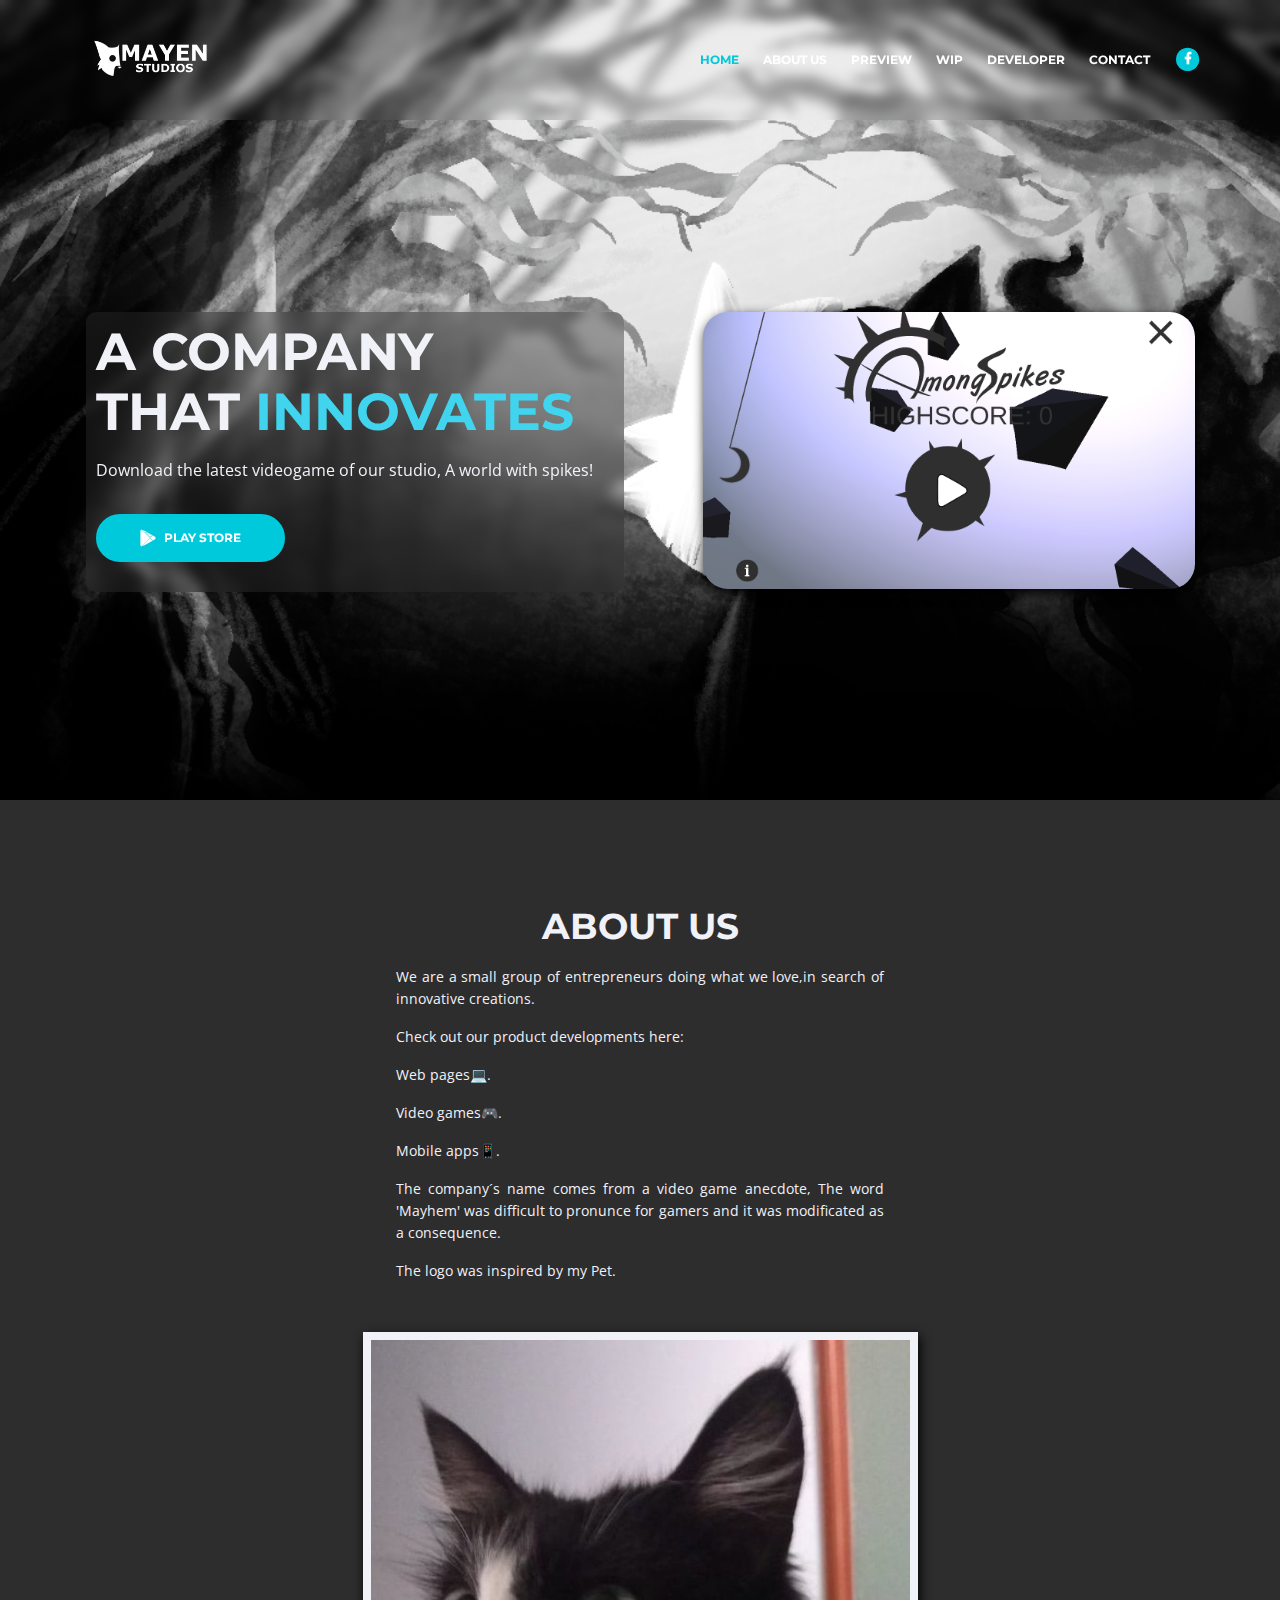
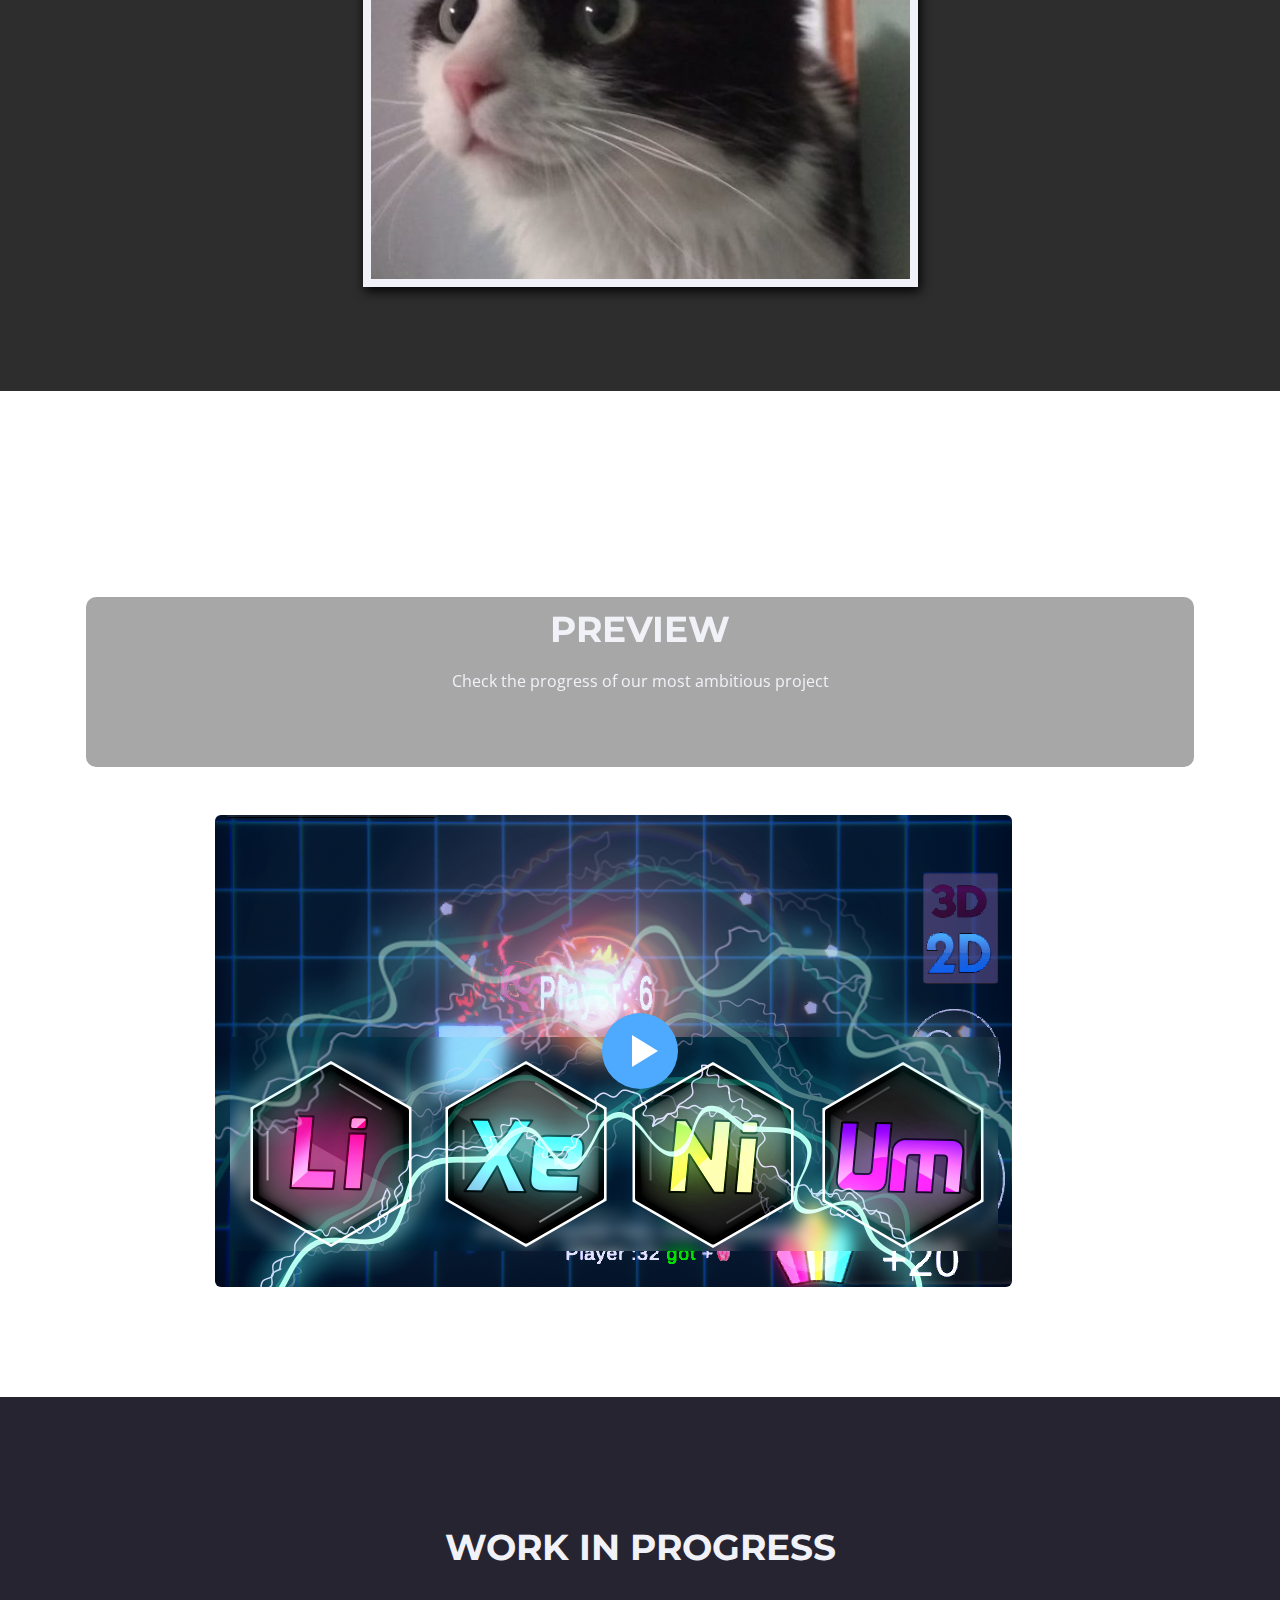
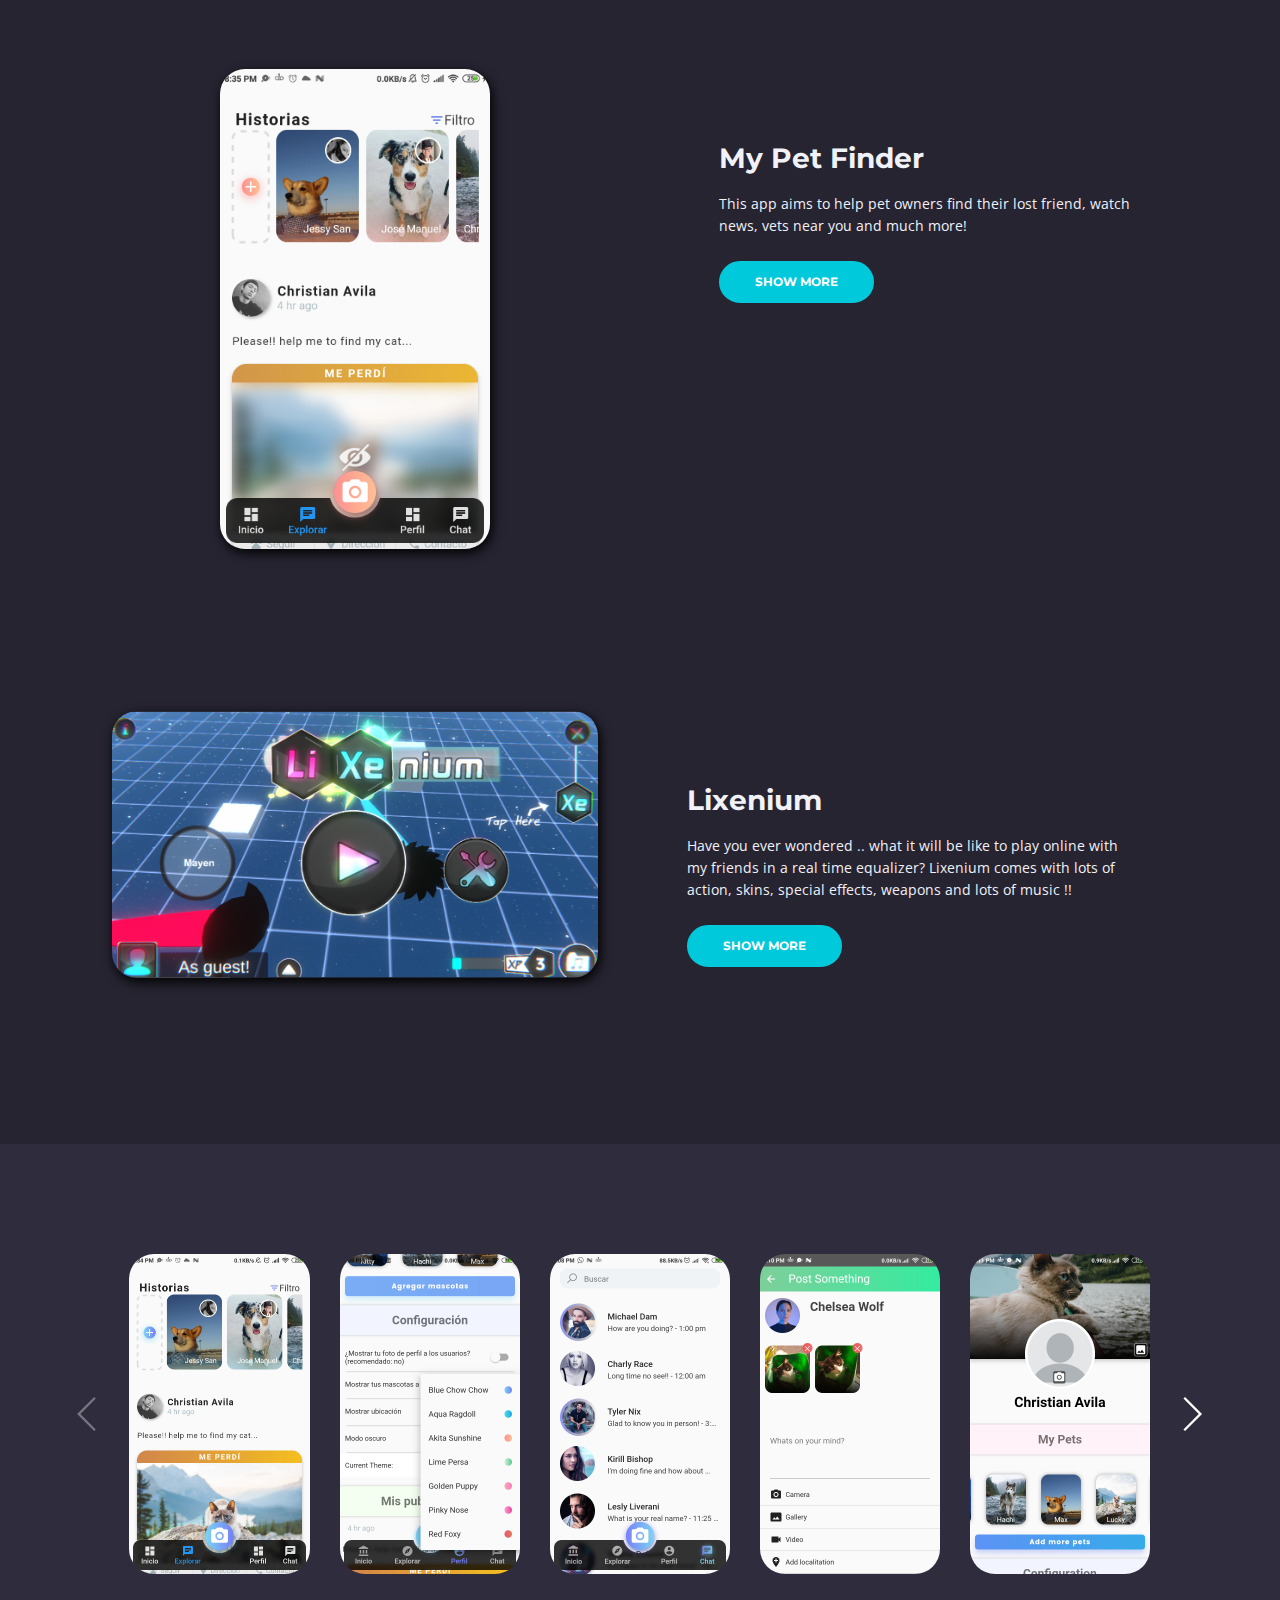
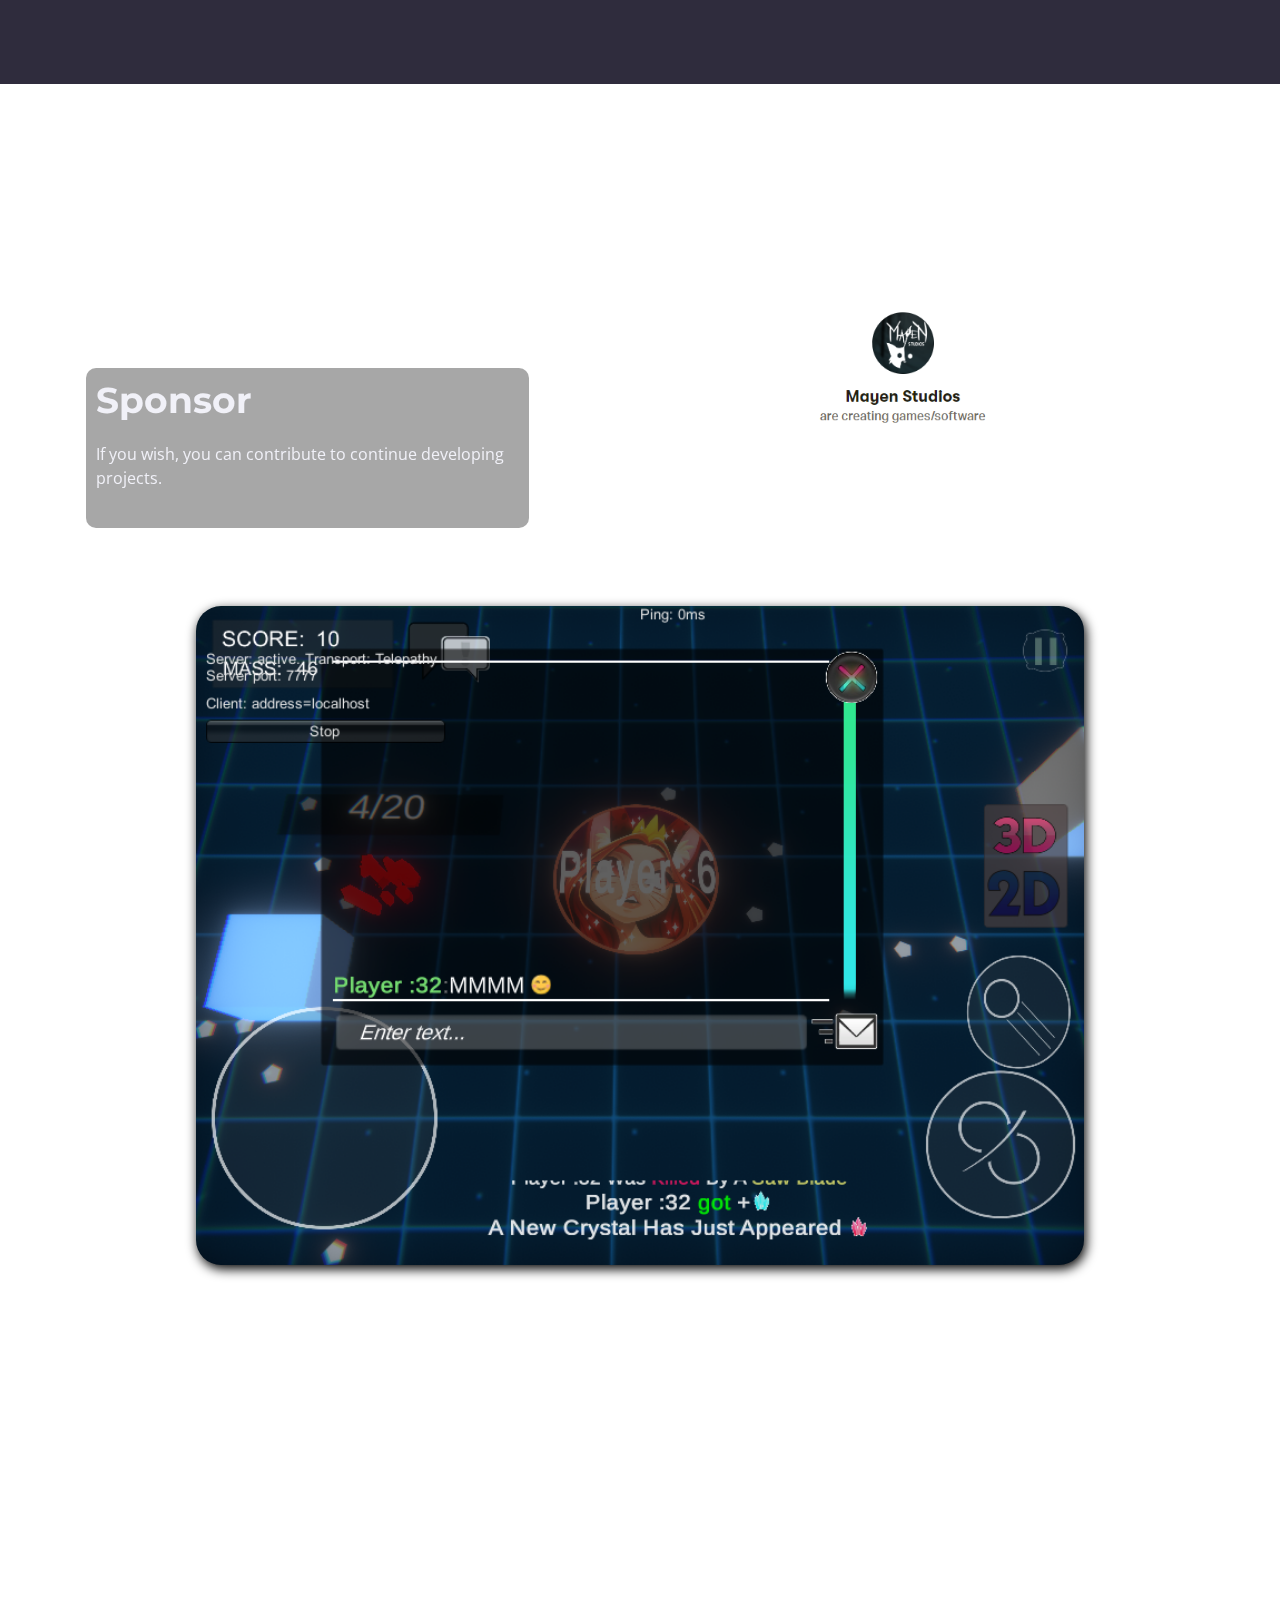
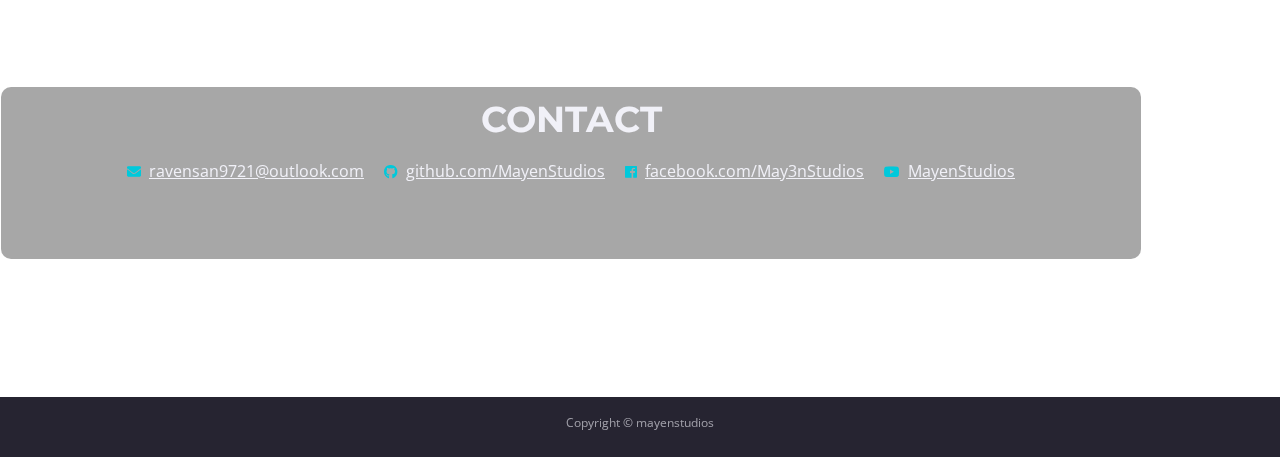
<file: mayenstudios/index.html>
<!DOCTYPE html>
<html lang="en">
<head>
    <meta charset="utf-8">
    <meta name="viewport" content="width=device-width, initial-scale=1, shrink-to-fit=no">
    
    <!-- SEO Meta Tags -->
    <meta name="description" content="Welcome to mayen studios, find out about our projects ❤️">
    <meta name="author" content="MayenStudios">
    <meta name="keywords" content="HTML, CSS, XML, XHTML, JavaScript">
    <meta name="robots" content="nofollow"/>

    <!-- OG Meta Tags to improve the way the post looks when you share the page on LinkedIn, Facebook, Google+ -->
	<meta property="og:site_name" content="MayenStudios" /> <!-- website name -->
	<meta property="og:site" content="https://mayenstudios.github.io/mayenstudios/" /> <!-- website link -->
	<meta property="og:title" content=""/> <!-- title shown in the actual shared post -->
	<meta property="og:description" content="Welcome to mayen studios, find out about our projects ❤️" /> <!-- description shown in the actual shared post -->
	<meta property="og:image" content="https://mayenstudios.github.io/mayenstudios/images/background.jpg" /> <!-- image link, make sure it's jpg -->
	<meta property="og:url" content="" /> <!-- where do you want your post to link to -->
    <meta property="og:type" content="article" />
    <meta property="og:site_name" content="MayenStudios" />

    <!-- Website Title -->
    <title>Mayen Studios</title>
    
    <!-- Styles -->
    <link href="https://fonts.googleapis.com/css?family=Montserrat:400,600,700" rel="stylesheet">
    <link href="https://fonts.googleapis.com/css?family=Open+Sans:400,400i,700,700i" rel="stylesheet">
    <link href="css/bootstrap.css" rel="stylesheet">
    <link href="css/fontawesome-all.css" rel="stylesheet">
    <link href="css/swiper.css" rel="stylesheet">
	<link href="css/magnific-popup.css" rel="stylesheet">
	<link href="css/styles.css" rel="stylesheet">
	
	<!-- Favicon  -->
    <link rel="icon" href="images/favicon.png">
</head>
<body data-spy="scroll" data-target=".fixed-top">
    
    <!-- Preloader -->
	<div class="spinner-wrapper">
        <div class="spinner">
            <div class="bounce1"></div>
            <div class="bounce2"></div>
            <div class="bounce3"></div>
        </div>
    </div>
    <!-- end of preloader -->
    

    <!-- Navbar -->
    <nav class="navbar navbar-expand-md navbar-dark navbar-custom fixed-top">
        <!-- Text Logo - Use this if you don't have a graphic logo -->
        <!-- <a class="navbar-brand logo-text page-scroll" href="index.html"></a> -->

        <!-- Image Logo -->
        <a href="index.html" style="display:contents"><img src="images/icon2.PNG" style="width: 130px;" alt="alternative"></a> 
        
        <!-- Mobile Menu Toggle Button -->
        <button class="navbar-toggler" type="button" style="margin-right: 20px;" data-toggle="collapse" data-target="#navbarsExampleDefault" aria-controls="navbarsExampleDefault" aria-expanded="false" aria-label="Toggle navigation">
            <span class="navbar-toggler-awesome fas fa-bars"></span>
            <span class="navbar-toggler-awesome fas fa-times"></span>
        </button>
        <!-- end of mobile menu toggle button -->

        <div class="collapse navbar-collapse" id="navbarsExampleDefault">
            <ul class="navbar-nav ml-auto">
                <li class="nav-item">
                    <a class="nav-link page-scroll" href="#header">HOME <span class="sr-only">(current)</span></a>
                </li>
                <li class="nav-item">
                    <a class="nav-link page-scroll" href="#aboutus">ABOUT US</a>
                </li>
                <li class="nav-item">
                    <a class="nav-link page-scroll" href="#preview">PREVIEW</a>
                </li>
                <li class="nav-item">
                    <a class="nav-link page-scroll" href="#details" >WIP</a>
                </li>
                <li class="nav-item">
                    <a class="nav-link page-scroll" href="developers.html" >DEVELOPER</a>
                </li>
                <!-- Dropdown Menu           
                <li class="nav-item dropdown">
                    <a class="nav-link dropdown-toggle page-scroll" id="navbarDropdown" role="button" aria-haspopup="true" aria-expanded="false">DETAILS</a>
                    <div class="dropdown-menu" aria-labelledby="navbarDropdown">
                        <a class="dropdown-item" href="terms-conditions.html"><span class="item-text">TERMS CONDITIONS</span></a>
                        <div class="dropdown-items-divide-hr"></div>
                        <a class="dropdown-item" href="privacy-policy.html"><span class="item-text">PRIVACY POLICY</span></a>
                    </div>
                </li>
                 end of dropdown menu -->

                <li class="nav-item">
                    <a class="nav-link page-scroll" href="#contact">CONTACT</a>
                </li>
            </ul>
            <span class="nav-item social-icons">
                <span class="fa-stack">
                    <a href="https://web.facebook.com/May3nStudios/?modal=admin_todo_tour">
                        <i class="fas fa-circle fa-stack-2x"></i>
                        <i class="fab fa-facebook-f fa-stack-1x"></i>
                    </a>
                </span>
            </span>
        </div>
    </nav> <!-- end of navbar -->
    <!-- end of navbar -->


    <!-- Header -->
    <header id="header" class="header" >
        <div class="parallax-window" data-parallax="scroll" data-bleed="10" data-image-src="images/background.png">
            <div class="header-content">
                <div class="container">
                    <div class="row">
                        <div class="col-lg-6">
                            <div class="div-border">
                                <h1>A COMPANY <br>THAT <span id="js-rotating">INNOVATES,CHANGES,IMPROVES,EXPANDS,CREATES,ENVOLVES,DREAMS</span></h1>
                                <p class="p-large">Download the latest videogame of our studio, A world with spikes!</p>
                                <a class="btn-solid-lg page-scroll" href="https://play.google.com/store/apps/details?id=mayenstudios.amongspikes"><i class="fab fa-google-play"></i>PLAY STORE</a>
                            </div>
                        </div> <!-- end of col -->
                        <div class="col-lg-6">
                            <div class="image-container">
                                <img class="img-fluid" style="margin-top: 104px; border-radius: 25px; filter:drop-shadow(2px 4px 6px black)" src="images/Among1.jpg" alt="alternative">
                            </div> <!-- end of image-container -->
                        </div> <!-- end of col -->
                    </div> <!-- end of row -->
                </div> <!-- end of container -->
               
            </div> <!-- end of header-content -->
        </div>    
    </header> <!-- end of header -->
    <!-- end of header -->  
    <!-- Features ...hilite.me to generate code :3-->
    <div id="aboutus" class="tabs">
        <div class="container">
            <div class="row">
                <div class="col-lg-12">
                    <h2>ABOUT US</h2>
                    <div class="p-heading p-large" style="text-align: justify;">
                    <p>We are a small group of entrepreneurs doing what we love,in search of innovative creations. </p>
                    <p>Check out our product developments here: </p>
                    <p>Web pages💻.</p>
                    <p>Video games🎮.</p>
                    <p>Mobile apps📱.</p>
                    <p>The company´s name comes from a video game anecdote, The word 'Mayhem' was difficult to pronunce for gamers and it was modificated as a consequence.</p>
                    <p>The logo was inspired by my Pet.</p>
                </div>                    
                    <div>
                        <img src="images/Pet.jpeg" class="Img_pet" alt="My Pet">
                    </div>
                </div> <!-- end of col -->                
            </div> 
        </div> <!-- end of container --> 
    </div> <!-- end of tabs -->
    <!-- end of features -->


    <!-- Video -->
    <div class="AnimVideo">
        <div class="parallax-window" data-parallax="scroll" data-image-src="images/nebulosa2.png">
            <div id="preview" class="basic-1">        
                <div class="container">
                    <div class="row">
                        <div class="col-lg-12">
                            <div class="div-border">
                                <h2>PREVIEW</h2>
                            <div class="p-heading p-large">Check the progress of our most ambitious project</div>
                            </div>                   
                        </div> <!-- end of col -->
                    </div> <!-- end of row -->
                    <div class="row">
                        <div class="col-lg-12">   
                            <!-- Video Preview -->
                            <div class="image-container" style="width: 80%; display: table; margin: auto;">
                                <div class="video-wrapper">
                                    <a class="popup-youtube" href="https://www.youtube.com/watch?v=3LCEO0Ze_QY" data-effect="fadeIn">
                                        <img class="img-fluid" src="images/video-frame.png" alt="alternative">
                                        <span class="video-play-button">
                                            <span></span>
                                        </span>
                                    </a>
                                </div> <!-- end of video-wrapper -->
                            </div> <!-- end of image-container -->
                            <!-- end of video preview -->   
                        </div> <!-- end of col -->
                    </div> <!-- end of row -->
                </div> <!-- end of container -->
            </div> <!-- end of basic-1 -->
        </div>  
    </div>  
    <!-- end of video -->
    
    <!-- Details 1 -->
    <div id="details" class="basic-2">
        <div class="container">
            <h2 style="margin: auto; padding-bottom: 100px; display: table;">WORK IN PROGRESS</h2>
            <div class="row">
                
                <div class="col-lg-6">
                    <img class="img-fluid" style="width: 50%; border-radius: 25px; display: block; margin: auto; margin-bottom: 50px;filter:drop-shadow(2px 4px 6px black);" src="images/pet3.jpg" alt="alternative">
                </div> <!-- end of col -->
                <div class="col-lg-6">
                    <div class="text-container">
                        <h3>My Pet Finder</h3>
                        <p>This app aims to help pet owners find their lost friend, watch news, vets near you and much more!</p>
                        <a class="btn-solid-reg popup-with-move-anim" href="#details-lightbox-1">SHOW MORE</a>
                    </div> <!-- end of text-container -->
                </div> <!-- end of col -->
            </div> <!-- end of row -->
        </div> <!-- end of container -->
    </div> <!-- end of basic-2 -->
    <!-- end of details 1 -->


    <!-- Details 2 -->
    <div class="basic-3">
        <div class="second">
            <div class="container">
                <div class="row">
                    <div class="col-lg-6">
                        <img class="img-fluid" style="width: 90%; border-radius: 25px; display: block; margin: auto; margin-bottom: 50px;filter:drop-shadow(2px 4px 6px black);" src="images/Lixenium1.PNG" alt="alternative">
                    </div> <!-- end of col -->
                    <div class="col-lg-6">
                        <div class="text-container">
                            <h3>Lixenium</h3>
                            <p>Have you ever wondered .. what it will be like to play online with my friends in a real time equalizer? Lixenium comes with lots of action, skins, special effects, weapons and lots of music !!</p>
                            <a class="btn-solid-reg popup-with-move-anim" href="#details-lightbox-2">SHOW MORE</a>
                        </div> <!-- end of text-container -->
                    </div> <!-- end of col -->
                    
                </div> <!-- end of row -->
            </div> <!-- end of container -->
        </div> <!-- end of second -->
    </div> <!-- end of basic-3 -->    
    <!-- end of details 2 -->

    <!-- Details Lightboxes -->
	<!-- Lightbox -->
	<div id="details-lightbox-1" class="lightbox-basic zoom-anim-dialog mfp-hide">
		<div class="row">
			<button title="Close (Esc)" type="button" class="mfp-close x-button">×</button>
			<div class="col-lg-6">
				<img class="img-fluid" src="images/pet8.jpg" style="border-radius: 25px;" alt="alternative">
			</div>
			<div class="col-lg-6">
				<h3>Goals</h3>
				<hr>
                <p>Encourage altruism through an application that helps people who lost a pet find it..</p>
                <h4>User Feedback</h4>
                <p>I like the idea of ​​an app that helps me find my friend, I also find out about other lost pets and I can help them find them.</p>               
				<a class="btn-solid-reg" href="https://www.patreon.com/MayenStudios">SPONSOR</a> <a class="btn-outline-reg mfp-close as-button" href="#details">BACK</a> 
			</div>
		</div> <!-- end of row -->
    </div> <!-- end of lightbox-basic -->
    <!-- end of lightbox -->
    
    <!-- Lightbox -->
    <div id="details-lightbox-2" class="lightbox-basic zoom-anim-dialog mfp-hide">
		<div class="row">
			<button title="Close (Esc)" type="button" class="mfp-close x-button">×</button>
			<div class="col-lg-6">
				<img class="img-fluid" src="images/Lixenium2.PNG" style="border-radius: 25px;" alt="alternative">
			</div>
			<div class="col-lg-6">
				<h3>Goals </h3>
				<hr>
                <p>Entertain people while the virtual world adjusts according to the music of each player.</p>
                <h4>User Feedback</h4>
                <p>The gameplay looks good, there are things to improve but I liked how the world synchronized with my music. I already want it out.</p>
                
				<!--<table>
					<tr><td class="icon-cell"><i class="fas fa-desktop"></i></td><td>Responsive layout</td></tr>
					<tr><td class="icon-cell"><i class="fas fa-bullhorn"></i></td><td>Distinctive CTAs</td></tr>
					<tr><td class="icon-cell"><i class="fas fa-image"></i></td><td>Image gallery slider</td></tr>
					<tr><td class="icon-cell"><i class="fas fa-envelope"></i></td><td>Contact forms</td></tr>
					<tr><td class="icon-cell"><i class="fab fa-font-awesome-flag"></i></td><td>FontAwesome icons</td></tr>
					<tr><td class="icon-cell"><i class="fas fa-code"></i></td><td>Well-structured code</td></tr>
				</table>-->
				<a class="btn-solid-reg" href="https://www.patreon.com/MayenStudios">SPONSOR</a> <a class="btn-outline-reg mfp-close as-button" href="#details">BACK</a>
			</div>
		</div> <!-- end of row -->
    </div> <!-- end of lightbox-basic -->
    <!-- end of lightbox -->
    <!-- end of details lightboxes -->


    <!-- Screenshots -->
    <div class="slider-2">
        <div class="container">
            <div class="row">
                <div class="col-lg-12">
                    
                    <!-- Image Slider -->
                    <div class="slider-container">
                        <div class="swiper-container image-slider">
                            <div class="swiper-wrapper">
                                
                                <!-- Slide -->
                                <div class="swiper-slide">
                                    <a href="images/pet2.jpg"  class="popup-link" data-effect="fadeIn">
                                        <img class="img-fluid" src="images/pet2.jpg" style="border-radius: 25px;" alt="alternative">
                                    </a>
                                </div>
                                <!-- end of slide -->
                                
                                <!-- Slide -->
                                <div class="swiper-slide">
                                    <a href="images/pet4.jpg" class="popup-link" data-effect="fadeIn">
                                        <img class="img-fluid" src="images/pet4.jpg" style="border-radius: 25px;" alt="alternative">
                                    </a>
                                </div>
                                <!-- end of slide -->

                                <!-- Slide -->
                                <div class="swiper-slide">
                                    <a href="images/pet5.jpg" class="popup-link" data-effect="fadeIn">
                                        <img class="img-fluid" src="images/pet5.jpg" style="border-radius: 25px;" alt="alternative">
                                    </a>
                                </div>
                                <!-- end of slide -->

                                <!-- Slide -->
                                <div class="swiper-slide">
                                    <a href="images/pet6.jpg" class="popup-link" data-effect="fadeIn">
                                        <img class="img-fluid" src="images/pet6.jpg" style="border-radius: 25px;"alt="alternative">
                                    </a>
                                </div>
                                <!-- end of slide -->

                                <!-- Slide -->
                                <div class="swiper-slide">
                                    <a href="images/pet8.jpg" class="popup-link" data-effect="fadeIn">
                                        <img class="img-fluid" src="images/pet8.jpg" style="border-radius: 25px;" alt="alternative">
                                    </a>
                                </div>
                                <!-- end of slide -->
                                
                                <!-- Slide -->
                                <div class="swiper-slide">
                                    <a href="images/pet9.png" class="popup-link" data-effect="fadeIn">
                                        <img class="img-fluid" src="images/pet9.png" style="border-radius: 25px;" alt="alternative">
                                    </a>
                                </div>
                                <!-- end of slide -->

                                <!-- Slide -->
                                <div class="swiper-slide">
                                    <a href="images/pet10.jpg" class="popup-link" data-effect="fadeIn">
                                        <img class="img-fluid" src="images/pet10.jpg" style="border-radius: 25px;" alt="alternative">
                                    </a>
                                </div>
                                <!-- end of slide -->

                                <!-- Slide -->
                                <div class="swiper-slide">
                                    <a href="images/pet11.jpg" class="popup-link" data-effect="fadeIn">
                                        <img class="img-fluid" src="images/pet11.jpg" style="border-radius: 25px;" alt="alternative">
                                    </a>
                                </div>
                                <!-- end of slide -->                               
                            </div> <!-- end of swiper-wrapper -->

                            <!-- Add Arrows -->
                            <div class="swiper-button-next"></div>
                            <div class="swiper-button-prev"></div>
                            <!-- end of add arrows -->

                        </div> <!-- end of swiper-container -->
                    </div> <!-- end of slider-container -->
                    <!-- end of image slider -->

                </div> <!-- end of col -->
            </div> <!-- end of row -->
        </div> <!-- end of container -->
    </div> <!-- end of slider-2 -->
    <!-- end of screenshots -->


    <!-- Download -->
    <div class="parallax-window" data-parallax="scroll" data-image-src="images/nebulosa.png">
        <div class="basic-4">
            <div class="container">
                <div class="row">
                    <div class="col-lg-6 col-xl-5">
                        <div class="text-container">
                            <div class="div-border">
                                <h2>Sponsor</h2>
                                <p class="p-large">If you wish, you can contribute to continue developing projects.</p>                              
                            </div>                       
                        </div> <!-- end of text-container -->
                    </div> <!-- end of col -->
                    <div class="col-lg-6 col-xl-7" style="margin-top: 6.5rem;">
                        <div class="image-container">
                            <a href="https://www.patreon.com/MayenStudios"><img src="images/PatreonProfile.PNG" class="sponsor" alt="patreonprofile" ></a>
                        </div> <!-- end of img-container -->
                    </div> <!-- end of col -->
                    
                </div> <!-- end of row -->
                
                <div style="width:80%; margin:auto; padding-bottom:80px;">
                    <img src="images/Lixenium4.PNG" style="display: block; margin-top: 30px; margin-bottom: 30px; width: -webkit-fill-available; border-radius: 25px; filter: drop-shadow(2px 4px 6px black);" alt="Lixenium">
                </div>                
            </div> <!-- end of container -->
        </div> <!-- end of basic-4 -->  
    </div>    
    <!-- end of download -->
    <!-- Statistics 
    <div class="counter">
        <div class="container">
            <div class="row">
                <div class="col-lg-12">                    
                    <div id="counter">
                        <div class="cell">
                            <div class="counter-value number-count" data-count="231">1</div>
                            <p class="counter-info">Happy Users</p>
                        </div>
                        <div class="cell">
                            <div class="counter-value number-count" data-count="85">1</div>
                            <p class="counter-info">Issues Solved</p>
                        </div>
                        <div class="cell">
                            <div class="counter-value number-count" data-count="59">1</div>
                            <p class="counter-info">Good Reviews</p>
                        </div>
                        <div class="cell">
                            <div class="counter-value number-count" data-count="127">1</div>
                            <p class="counter-info">Case Studies</p>
                        </div>
                    </div>                  
                </div>
            </div> 
        </div>
    </div> end of counter -->

    <!-- Contact -->
    <div class="parallax-window" data-parallax="scroll" data-bleed="10" data-image-src="images/footer2.png">
        <div id="contact" class="form">
            <div class="container div-border" style="background-color: #2d2d2d6b; border-radius: 10px;">
                <div class="row ">
                    <div class="col-lg-12">
                        <h2>CONTACT</h2>
                        <ul class="list-unstyled li-space-lg">
                            <li><i class="fas fa-envelope"></i><a class="blue" href="mailto:ravensan9721@outlook.com">ravensan9721@outlook.com</a></li>
                            <li><i class="fab fa-github"></i><a class="blue" href="https://github.com/MayenStudios">github.com/MayenStudios</a></li>
                            <li><i class="fab fa-facebook"></i><a class="blue" href="https://web.facebook.com/May3nStudios/?modal=admin_todo_tour">facebook.com/May3nStudios</a></li>
                            <li><i class="fab fa-youtube"></i><a class="blue" href="https://www.youtube.com/channel/UC7UVQho-LcbJFxIhZjN_VWw?view_as=subscriber">MayenStudios</a></li>
                        </ul>
                    </div> <!-- end of col -->
                </div> <!-- end of row -->
               <!-- <div class="row">
                    <div class="col-lg-6 offset-lg-3">                   
                        <form id="contactForm" data-toggle="validator" data-focus="false">
                            <div class="form-group">
                                <input type="text" class="form-control-input" id="cname" required>
                                <label class="label-control" for="cname">Name</label>
                                <div class="help-block with-errors"></div>
                            </div>
                            <div class="form-group">
                                <input type="email" class="form-control-input" id="cemail" required>
                                <label class="label-control" for="cemail">Email</label>
                                <div class="help-block with-errors"></div>
                            </div>
                            <div class="form-group">
                                <textarea class="form-control-textarea" id="cmessage" required></textarea>
                                <label class="label-control" for="cmessage">Your message</label>
                                <div class="help-block with-errors"></div>
                            </div>
                            <div class="form-group checkbox">
                                <input type="checkbox" id="cterms" value="Agreed-to-Terms" required> <a href="privacy-policy.html"></a> and <a href="terms-conditions.html">Terms Conditions</a> 
                                <div class="help-block with-errors"></div>
                            </div>
                            <div class="form-group">
                                <button type="submit" class="form-control-submit-button">SUBMIT MESSAGE</button>
                            </div>
                            <div class="form-message">
                                <div id="cmsgSubmit" class="h3 text-center hidden"></div>
                            </div>
                        </form>                    
                    </div>
                </div> end of row -->
            </div> <!-- end of container -->
        </div> <!-- end of form -->
    </div>   
    <!-- end of contact -->
    <!-- Footer -->
    <div class="footer">
        <div class="container">
        </div> <!-- end of container -->
    </div> <!-- end of footer -->  
    <!-- end of footer -->


    <!-- Copyright -->
    <div class="copyright">
        <div class="container">
            <div class="row">
                <div class="col-lg-12">
                    <p class="p-small">Copyright © mayenstudios </p>
                </div> <!-- end of col -->
            </div> <!-- enf of row -->
        </div> <!-- end of container -->
    </div> <!-- end of copyright --> 
    <!-- end of copyright -->
    
    	
    <!-- Scripts -->
    <script src="js/jquery.min.js"></script> <!-- jQuery for Bootstrap's JavaScript plugins -->
    <script src="js/popper.min.js"></script> <!-- Popper tooltip library for Bootstrap -->
    <script src="js/bootstrap.min.js"></script> <!-- Bootstrap framework -->
    <script src="js/jquery.easing.min.js"></script> <!-- jQuery Easing for smooth scrolling between anchors -->
    <script src="js/swiper.min.js"></script> <!-- Swiper for image and text sliders -->
    <script src="js/jquery.magnific-popup.js"></script> <!-- Magnific Popup for lightboxes -->
    <script src="js/morphext.min.js"></script> <!-- Morphtext rotating text in the header -->
    <script src="js/validator.min.js"></script> <!-- Validator.js - Bootstrap plugin that validates forms -->
    <script src="js/scripts.js"></script> <!-- Custom scripts -->
    <script src="js/parallax.js-1.5.0/parallax.js"></script> <!-- Parallax Effect -->
</body>
</html>
</file>
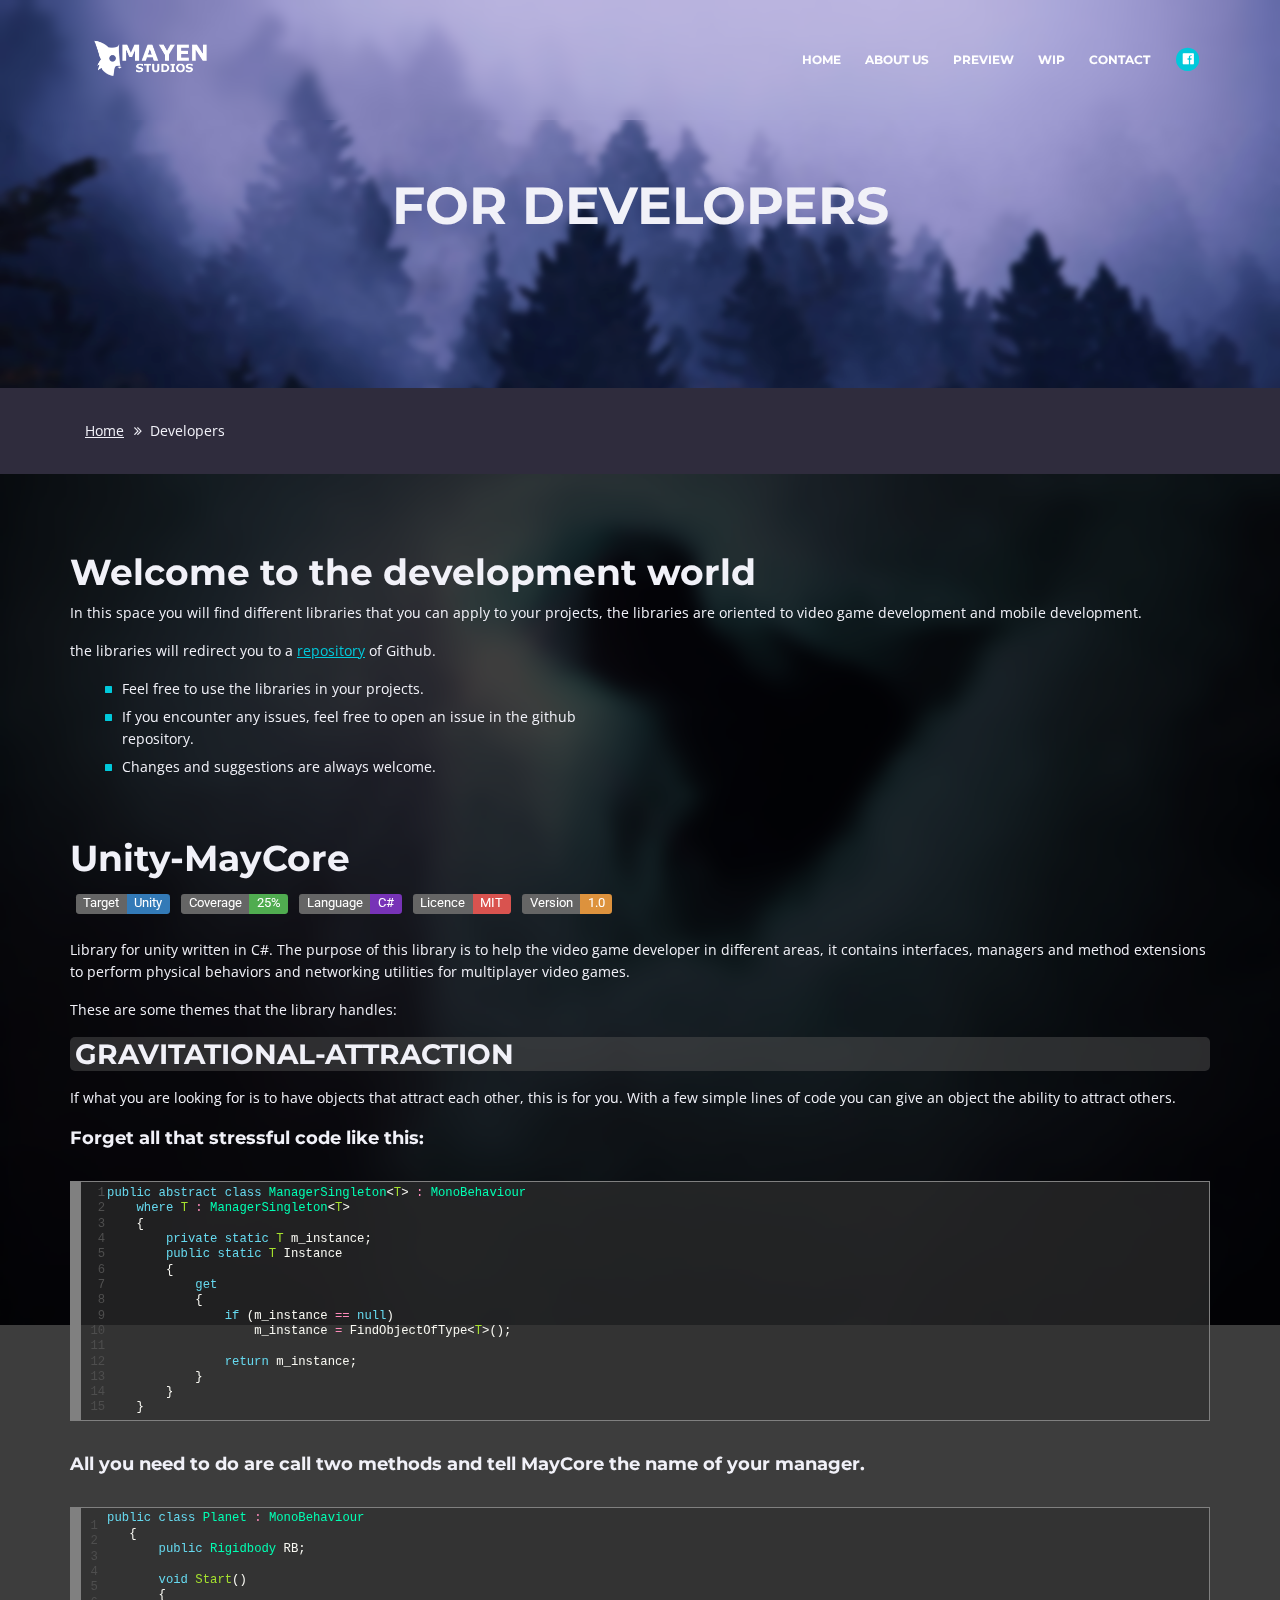
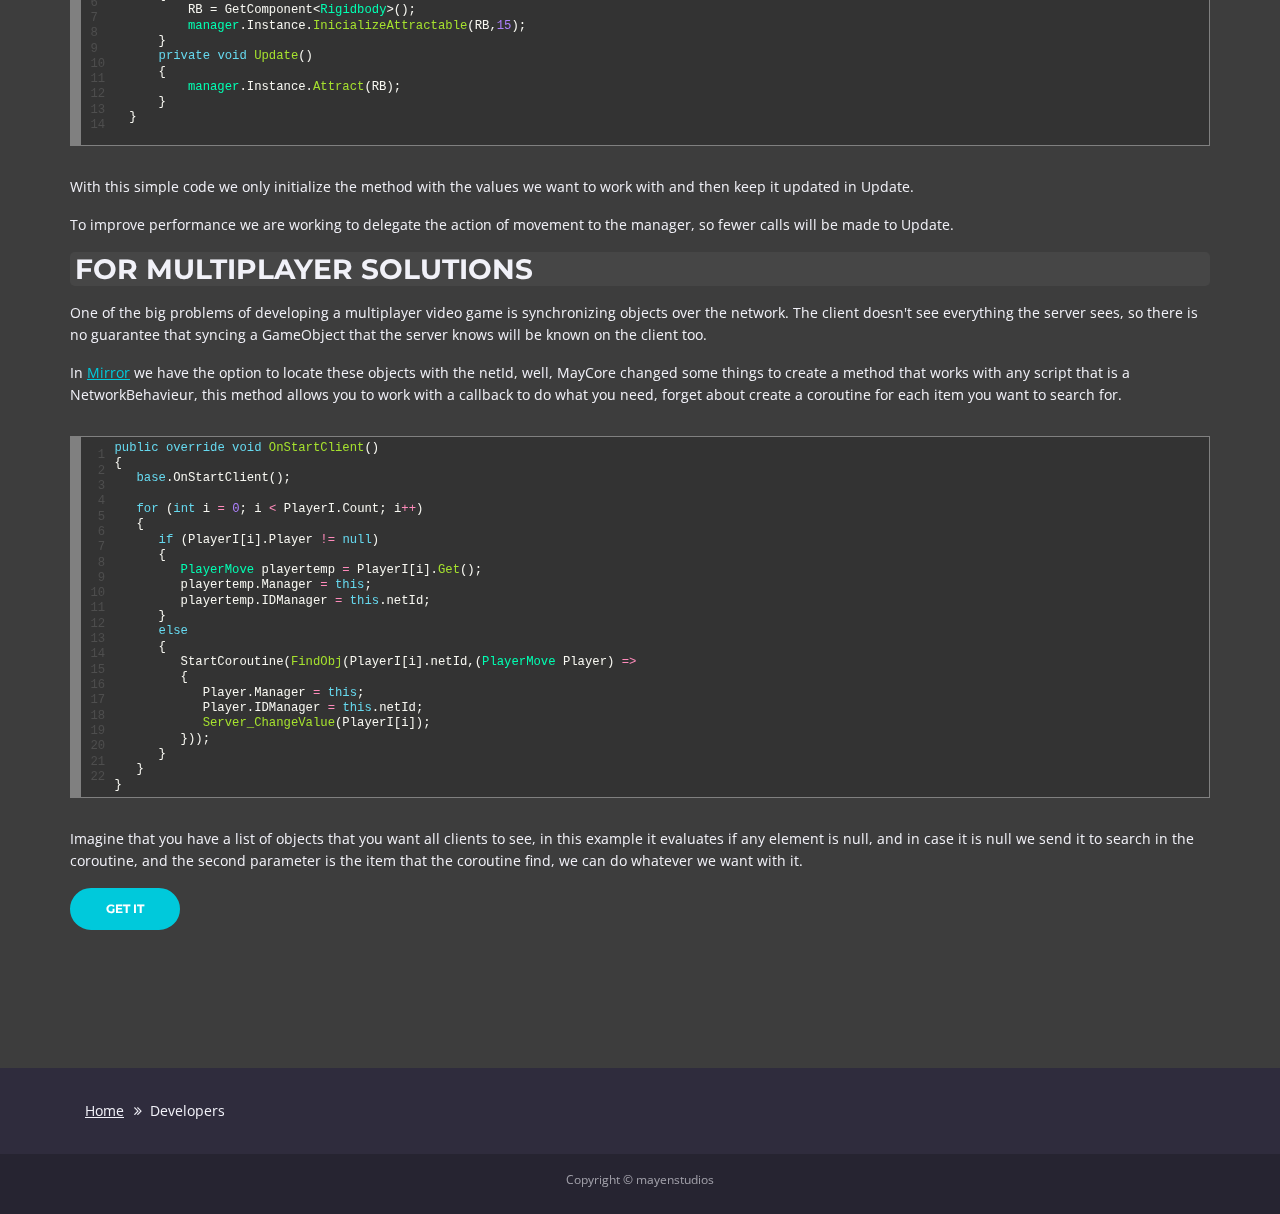
<file: mayenstudios/developers.html>
<!DOCTYPE html>
<html lang="en">
<head>
    <meta charset="utf-8">
    <meta name="viewport" content="width=device-width, initial-scale=1, shrink-to-fit=no">
    
    <!-- SEO Meta Tags -->
    <meta name="description" content="Welcome to mayen studios, find out about our projects ❤️">
    <meta name="author" content="MayenStudios">
    <meta name="keywords" content="HTML, CSS, XML, XHTML, JavaScript">
    <meta name="robots" content="nofollow"/>

	<meta property="og:site_name" content="MayenStudios" /> <!-- website name -->
	<meta property="og:site" content="https://mayenstudios.github.io/mayenstudios/" /> <!-- website link -->
	<meta property="og:title" content=""/> <!-- title shown in the actual shared post -->
	<meta property="og:description" content="Welcome to mayen studios, find out about our projects ❤️" /> <!-- description shown in the actual shared post -->
	<meta property="og:image" content="https://mayenstudios.github.io/mayenstudios/images/background.jpg" /> <!-- image link, make sure it's jpg -->
	<meta property="og:url" content="" /> <!-- where do you want your post to link to -->
    <meta property="og:type" content="article" />
    <meta property="og:site_name" content="MayenStudios" />

    <!-- Website Title -->
    <title>Mayen Studios</title>
    
    <!-- Styles -->
    <link href="https://fonts.googleapis.com/css?family=Open+Sans:300,300i,400,400i,600,600i,700,700i" rel="stylesheet">
    <link href="https://fonts.googleapis.com/css?family=Montserrat:600,700" rel="stylesheet">
    <link href="css/bootstrap.css" rel="stylesheet">
    <link href="css/fontawesome-all.css" rel="stylesheet">
    <link href="css/swiper.css" rel="stylesheet">
	<link href="css/magnific-popup.css" rel="stylesheet">
    <link href="css/styles.css" rel="stylesheet">
    <link href="css/badges.css" rel="stylesheet">
	<!-- Favicon  -->
    <link rel="icon" href="images/favicon.png">

    <style>
        pre{
           color: #4e4e4e;
        }
    </style>
</head>
<body data-spy="scroll" data-target=".fixed-top">
    
    <!-- Preloader -->
	<div class="spinner-wrapper">
        <div class="spinner">
            <div class="bounce1"></div>
            <div class="bounce2"></div>
            <div class="bounce3"></div>
        </div>
    </div>
    <!-- end of preloader -->
    

    <!-- Navbar -->
    <nav class="navbar navbar-expand-md navbar-dark navbar-custom fixed-top">
        <!-- Text Logo - Use this if you don't have a graphic logo -->
        <!-- <a class="navbar-brand logo-text page-scroll" href="index.html"></a> -->

        <!-- Image Logo -->
        <a href="index.html" style="display: contents;"><img src="images/icon2.PNG" style="width: 130px; " alt="Logo"></a> 
        
        <!-- Mobile Menu Toggle Button -->
        <button class="navbar-toggler" type="button" style="margin-right: 20px;" data-toggle="collapse" data-target="#navbarsExampleDefault" aria-controls="navbarsExampleDefault" aria-expanded="false" aria-label="Toggle navigation">
            <span class="navbar-toggler-awesome fas fa-bars"></span>
            <span class="navbar-toggler-awesome fas fa-times"></span>
        </button>
        <!-- end of mobile menu toggle button -->

        <div class="collapse navbar-collapse" id="navbarsExampleDefault">
            <ul class="navbar-nav ml-auto">
                <li class="nav-item">
                    <a class="nav-link page-scroll" href="index.html#header">HOME <span class="sr-only">(current)</span></a>
                </li>
                <li class="nav-item">
                    <a class="nav-link page-scroll" href="index.html#aboutus">ABOUT US</a>
                </li>
                <li class="nav-item">
                    <a class="nav-link page-scroll" href="index.html#preview">PREVIEW</a>
                </li>
                <li class="nav-item">
                    <a class="nav-link page-scroll" href="index.html#datails">WIP</a>
                </li>
                <li class="nav-item">
                    <a class="nav-link page-scroll" href="index.html#contact">CONTACT</a>
                </li>
            </ul>
            <span class="nav-item social-icons">
                <span class="fa-stack">
                    <a href="https://web.facebook.com/May3nStudios/?modal=admin_todo_tour">
                        <i class="fas fa-circle fa-stack-2x"></i>
                        <i class="fab fa-facebook-f fa-stack-1x"></i>
                    </a>
                </span>
            </span>
        </div>
    </nav> <!-- end of navbar -->
    <!-- end of navbar -->


    <!-- Header -->
    <div class="parallax-window" data-parallax="scroll" data-bleed="10" data-image-src="images/background2.png">
        <header id="header" class="ex-header">
            <div class="container">
                <div class="row">
                    <div class="col-md-12">
                        <h1>FOR DEVELOPERS</h1>
                    </div> <!-- end of col -->
                </div> <!-- end of row -->
            </div> <!-- end of container -->
        </header> <!-- end of ex-header -->
        <!-- end of header -->
    </div>
    


    <!-- Breadcrumbs -->
    <div class="ex-basic-1">
        <div class="container">
            <div class="row">
                <div class="col-lg-12">
                    <div class="breadcrumbs">
                        <a href="index.html">Home</a><i class="fa fa-angle-double-right"></i><span>Developers</span>
                    </div> <!-- end of breadcrumbs -->
                </div> <!-- end of col -->
            </div> <!-- end of row -->
        </div> <!-- end of container -->
    </div> <!-- end of ex-basic-1 -->
    <!-- end of breadcrumbs -->

    <div class="parallax-window" data-parallax="scroll" data-image-src="images/nebulosa2.png">
        <!-- Privacy Content -->
    <div class="ex-basic-2" style="padding-left: 10px; padding-right: 10px; display: block;">
        <div class="container">
            <div class="row" style="display: block;">
                <div>
                    <div class="text-container">
                        <h2>Welcome to the development world</h2>
                        <p>In this space you will find different libraries that you can apply to your projects, the libraries are oriented to video game development and mobile development.</p>
                        <p>the libraries will redirect you to a <a class="turquoise" href="https://github.com/">repository</a> of Github.</p>                        
                            <div class="col-md-6">
                                <ul class="list-unstyled li-space-lg indent">
                                    <li class="media">
                                        <i class="fas fa-square"></i>
                                        <div class="media-body">Feel free to use the libraries in your projects.</div>
                                    </li>
                                    <li class="media">
                                        <i class="fas fa-square"></i>
                                        <div class="media-body">If you encounter any issues, feel free to open an issue in the github repository.</div>
                                    </li>
                                    <li class="media">
                                        <i class="fas fa-square"></i>
                                        <div class="media-body">Changes and suggestions are always welcome.</div>
                                    </li>
                                </ul>
                            </div> <!-- end of col -->
                        </div> <!-- end of row -->
                    </div> <!-- end of text-container-->                
                    <div class="text-container">
                        <h2>Unity-MayCore</h2>
                            <div class="badgesdiv">
                                <div class="double-val-label">
                                    <span>Target</span>
                                    <span style="background-color: #337ab7;">Unity</span>               
                                  </div>
                                  <div class="double-val-label">
                                    <span>Coverage</span>
                                    <span style="background-color:#50ac50;">25%</span>               
                                  </div>
                                  <div class="double-val-label">
                                    <span>Language</span>
                                    <span style="background-color: #7733b7;">C#</span>     
                                  </div>
                                  <div class="double-val-label">
                                    <span>Licence</span>
                                    <span style="background-color: #d9534f;">MIT</span>                                    
                                  </div>   
                                  <div class="double-val-label">
                                    <span>Version</span>
                                    <span style="background-color:  #dd923d;">1.0</span>                                    
                                  </div>                                
                            </div>                         
                        <p>Library for unity written in C#. The purpose of this library is to help the video game developer in different areas, it contains interfaces, managers and method extensions to perform physical behaviors and networking utilities for multiplayer video games.</p>   
                        <p>These are some themes that the library handles:</p>    
                        <h3 class="SubtitleDev">GRAVITATIONAL-ATTRACTION</h3> 
                        <p>If what you are looking for is to have objects that attract each other, this is for you. With a few simple lines of code you can give an object the ability to attract others.</p>               
                        <h5>Forget all that stressful code like this:</h5>   
                        <div>
                            <!-- HTML Abstract --><div  class="CodeBackground"><table><tr><td><pre style="margin: 0; line-height: 125%"> 1
 2
 3
 4
 5
 6
 7
 8
 9
10
11
12
13
14
15</pre></td><td><pre style="margin: 0; line-height: 125%"><span style="color: #66d9ef">public</span> <span style="color: #66d9ef">abstract</span> <span style="color: #66d9ef">class</span> <span style="color:#00ffb3">ManagerSingleton</span><span style="color: #f8f8f2">&lt;<span style="color: #a6e22e;">T</span>&gt;</span> <span style="color: #ff8bbb">:</span> <span style="color: #00ffb3">MonoBehaviour</span>
    <span style="color: #66d9ef">where</span> <span style="color: #a6e22e">T</span> <span style="color: #ff8bbb">:</span> <span style="color: #00ffb3">ManagerSingleton</span><span style="color: #f8f8f2">&lt;<span style="color: #a6e22e;">T</span>&gt;</span>
    <span style="color: #f8f8f2">{</span>
        <span style="color: #66d9ef">private</span> <span style="color: #66d9ef">static</span> <span style="color: #a6e22e">T</span> <span style="color: #f8f8f2">m_instance;</span>
        <span style="color: #66d9ef">public</span> <span style="color: #66d9ef">static</span> <span style="color: #a6e22e">T</span> <span style="color: #f8f8f2">Instance</span>
        <span style="color: #f8f8f2">{</span>
            <span style="color: #66d9ef">get</span>
            <span style="color: #f8f8f2">{</span>
                <span style="color: #66d9ef">if</span> <span style="color: #f8f8f2">(m_instance <span style="color: #ff8bbb;">== </span></span><span style="color: #66d9ef">null</span><span style="color: #f8f8f2">)</span>
                    <span style="color: #f8f8f2">m_instance</span> <span style="color:#ff8bbb">=</span> <span style="color: #f8f8f2">FindObjectOfType&lt;<span style="color: #a6e22e;">T</span>&gt;();</span>

                <span style="color: #66d9ef">return</span> <span style="color: #f8f8f2">m_instance;</span>
            <span style="color: #f8f8f2">}</span>
        <span style="color: #f8f8f2">}</span>
    <span style="color: #f8f8f2">}</span>
</pre></td></tr></table></div>
                        </div>  
                        
                        <h5>All you need to do are call two methods and tell MayCore the name of your manager.</h5>    
<!-- HTML generated using hilite.me --><div class="CodeBackground"><table><tr><td><pre style="margin: 0; line-height: 125%">
1
2
3
4
5
6
7
8
9
10
11
12
13
14</pre></td><td><pre style="margin: 0; line-height: 125%"><span style="color: #66d9ef">public</span> <span style="color: #66d9ef">class</span> <span style="color:#00ffb3">Planet</span> <span style="color: #ff8bbb">:</span> <span style="color:#00ffb3">MonoBehaviour</span>
   <span style="color: #f8f8f2">{</span>
       <span style="color: #66d9ef">public</span> <span style="color: #00ffb3">Rigidbody</span> <span style="color: #f8f8f2">RB;</span>
       
       <span style="color: #66d9ef">void</span> <span style="color: #a6e22e">Start</span><span style="color: #f8f8f2">()</span>
       <span style="color: #f8f8f2">{</span>
           <span style="color: #f8f8f2">RB</span> <span style="color: #f8f8f2">=</span> <span style="color: #f8f8f2">GetComponent&lt;<span style="color:#00ffb3">Rigidbody</span>&gt;();</span>
           <span style="color: #f8f8f2"><span style="color: #00ffb3;">manager</span>.Instance.<span style="color: #a6e22e;">InicializeAttractable</span>(RB,</span><span style="color: #ae81ff">15</span><span style="color: #f8f8f2">);</span>
       <span style="color: #f8f8f2">}</span>
       <span style="color: #66d9ef">private</span> <span style="color: #66d9ef">void</span> <span style="color: #a6e22e">Update</span><span style="color: #f8f8f2">()</span>
       <span style="color: #f8f8f2">{</span>
           <span style="color: #f8f8f2"><span style="color: #00ffb3;">manager</span>.Instance.<span style="color: #a6e22e;">Attract</span>(RB);</span>
       <span style="color: #f8f8f2">}</span>
   <span style="color: #f8f8f2">}</span>
   </pre></td></tr></table></div>
   
                     <p>With this simple code we only initialize the method with the values ​​we want to work with and then keep it updated in Update.</p>
                     <p>To improve performance we are working to delegate the action of movement to the manager, so fewer calls will be made to Update.</p>  
                     <h3 class="SubtitleDev">FOR MULTIPLAYER SOLUTIONS</h3>
                     <p>One of the big problems of developing a multiplayer video game is synchronizing objects over the network.
                        The client doesn't see everything the server sees, so there is no guarantee that syncing a GameObject that the server knows will be known on the client too.</p>
                        <p>In <a class="turquoise" href="https://mirror-networking.com/">Mirror</a> we have the option to locate these objects with the netId, well, MayCore changed some things to create a method that works with any script that is a NetworkBehavieur, this method allows you to work with a callback to do what you need, forget about create a coroutine for each item you want to search for.</p>
                     <!-- HTML Mirror --><div class="CodeBackground"><table><tr><td><pre style="margin: 0; line-height: 125%"> 1
 2
 3
 4
 5
 6
 7
 8
 9
10
11
12
13
14
15
16
17
18
19
20
21
22</pre></td><td><pre style="margin: 0; line-height: 125%"> <span style="color: #66d9ef">public</span> <span style="color: #66d9ef">override</span> <span style="color: #66d9ef">void</span> <span style="color: #a6e22e">OnStartClient</span><span style="color: #f8f8f2">()</span>
 <span style="color: #f8f8f2">{</span>
    <span style="color: #66d9ef">base</span><span style="color: #f8f8f2">.OnStartClient();</span>

    <span style="color: #66d9ef">for</span> <span style="color: #f8f8f2">(</span><span style="color: #66d9ef">int</span> <span style="color: #f8f8f2">i</span> <span style="color: #ff8bbb">=</span> <span style="color: #ae81ff">0</span><span style="color: #f8f8f2">;</span> <span style="color: #f8f8f2">i</span> <span style="color: #ff8bbb">&lt;</span> <span style="color: #f8f8f2">PlayerI.Count;</span> <span style="color: #f8f8f2">i<span style="color: #ff8bbb;">++</span>)</span>
    <span style="color: #f8f8f2">{</span>
       <span style="color: #66d9ef">if</span> <span style="color: #f8f8f2">(PlayerI[i].Player</span> <span style="color: #ff8bbb">!=</span> <span style="color: #66d9ef">null</span><span style="color: #f8f8f2">)</span>
       <span style="color: #f8f8f2">{</span>
          <span style="color: #00ffb3;">PlayerMove</span> <span style="color: #f8f8f2">playertemp</span> <span style="color: #ff8bbb">=</span> <span style="color: #f8f8f2">PlayerI[i].<span style="color: #a6e22e;">Get</span>();</span>
          <span style="color: #f8f8f2">playertemp.Manager</span> <span style="color: #ff8bbb">=</span> <span style="color: #66d9ef">this</span><span style="color: #f8f8f2">;</span>
          <span style="color: #f8f8f2">playertemp.IDManager</span> <span style="color: #ff8bbb">=</span> <span style="color: #66d9ef">this</span><span style="color: #f8f8f2">.netId;</span>
       <span style="color: #f8f8f2">}</span>
       <span style="color: #66d9ef">else</span>
       <span style="color: #f8f8f2">{</span>
          <span style="color: #f8f8f2">StartCoroutine(<span style="color: #a6e22e;">FindObj</span>(PlayerI[i].netId,(<span style="color: #00ffb3;">PlayerMove</span></span> <span style="color: #f8f8f2">Player)</span> <span style="color: #ff8bbb">=&gt;</span>
          <span style="color: #f8f8f2">{</span>
             <span style="color: #f8f8f2">Player.Manager</span> <span style="color: #ff8bbb">=</span> <span style="color: #66d9ef">this</span><span style="color: #f8f8f2">;</span>
             <span style="color: #f8f8f2">Player.IDManager</span> <span style="color: #ff8bbb">=</span> <span style="color: #66d9ef">this</span><span style="color: #f8f8f2">.netId;</span>                                     
             <span style="color: #a6e22e;">Server_ChangeValue</span><span style="color: #f8f8f2;">(PlayerI[i]);</span>
          <span style="color: #f8f8f2">}));</span>             
       <span style="color: #f8f8f2">}</span>        
    <span style="color: #f8f8f2">}</span>
 <span style="color: #f8f8f2">}</span>
</pre></td></tr></table></div>
                        <p>Imagine that you have a list of objects that you want all clients to see, in this example it evaluates if any element is null, and in case it is null we send it to search in the coroutine, and the second parameter is the item that the coroutine find, we can do whatever we want with it.</p>
                        <a class="btn-solid-reg popup-with-move-anim" href="https://github.com/MayenStudios/Unity-Tools/blob/master/README.md">GET IT</a>                        
                    </div> <!-- end of text container -->                                                    
                </div> <!-- end of col-->
            </div> <!-- end of row -->
        </div> <!-- end of container -->
    </div> <!-- end of ex-basic-2 -->
    <!-- end of privacy content -->
    </div>
    <!-- Breadcrumbs -->
    <div class="ex-basic-1">
        <div class="container">
            <div class="row">
                <div class="col-lg-12">
                    <div class="breadcrumbs">
                        <a href="index.html">Home</a><i class="fa fa-angle-double-right"></i><span>Developers</span>
                    </div> <!-- end of breadcrumbs -->
                </div> <!-- end of col -->
            </div> <!-- end of row -->
        </div> <!-- end of container -->
    </div> <!-- end of ex-basic-1 -->
    <!-- end of breadcrumbs -->
    <!-- Copyright -->
    <div class="copyright">
        <div class="container">
            <div class="row">
                <div class="col-lg-12">
                    <p class="p-small">Copyright © mayenstudios</p>
                </div> <!-- end of col -->
            </div> <!-- enf of row -->
        </div> <!-- end of container -->
    </div> <!-- end of copyright --> 
    <!-- end of copyright -->

	
    <!-- Scripts -->
    <script src="js/jquery.min.js"></script> <!-- jQuery for Bootstrap's JavaScript plugins -->
    <script src="js/popper.min.js"></script> <!-- Popper tooltip library for Bootstrap -->
    <script src="js/bootstrap.min.js"></script> <!-- Bootstrap framework -->
    <script src="js/jquery.easing.min.js"></script> <!-- jQuery Easing for smooth scrolling between anchors -->
    <script src="js/swiper.min.js"></script> <!-- Swiper for image and text sliders -->
    <script src="js/jquery.magnific-popup.js"></script> <!-- Magnific Popup for lightboxes -->
    <script src="js/morphext.min.js"></script> <!-- Morphtext rotating text in the header -->
    <script src="js/validator.min.js"></script> <!-- Validator.js - Bootstrap plugin that validates forms -->
    <script src="js/scripts.js"></script> <!-- Custom scripts -->
    <script src="js/parallax.js-1.5.0/parallax.js"></script> <!-- Parallax Effect -->
</body>
</html>
</file>
<file: mayenstudios/css/styles.css>
/*****************************************
Table Of Contents:

01. General Styles
02. Preloader
03. Navigation
04. Header
05. Features
******************************************/

/*****************************************
Colors:

- Text, navbar links - white #f1f1f8
- Buttons, bullets, icons - turquoise #00c9db
- Navbar - navy #4633af
- Backgrounds - dark denim #262431
- Backgrounds - denim #2f2c3d
******************************************/


/******************************/
/*     01. General Styles     */
/******************************/
body,
html {
    width: 100%;
	height: 100%;
}

body, p {
	color: #f1f1f8; 
	font: 400 0.875rem/1.375rem "Open Sans", sans-serif;
}

.p-large {
	color: #f1f1f8;
	font: 400 1rem/1.5rem "Open Sans", sans-serif;
}

.p-small {
	color: #f1f1f8;
	font: 400 0.75rem/1.25rem "Open Sans", sans-serif;
}

.p-heading {
	margin-bottom: 3.75rem;
	text-align: center;
}

.li-space-lg li {
	margin-bottom: 0.375rem;
}

.indent {
	padding-left: 1.25rem;
}

h1 {
	color: #f1f1f8;
	font: 700 2.5rem/2.875rem "Montserrat", sans-serif;
}

h2 {
	color: #f1f1f8;
	font: 700 2.25rem/2.75rem "Montserrat", sans-serif;
}

h3 {
	color: #f1f1f8;
	font: 700 1.75rem/2.125rem "Montserrat", sans-serif;
}

h4 {
	color: #f1f1f8;
	font: 700 1.375rem/1.75rem "Montserrat", sans-serif;
}

h5 {
	color: #f1f1f8;
	font: 700 1.125rem/1.625rem "Montserrat", sans-serif;
}

h6 {
	color: #f1f1f8;
	font: 700 1rem/1.5rem "Montserrat", sans-serif;
}

a {
	color: #f1f1f8;
	text-decoration: underline;
}

a:hover {
	color: #f1f1f8;
	text-decoration: underline;
}

a.turquoise {
	color: #00c9db;
}

a.white {
	color: #fff;
}

.testimonial-text {
	font: italic 400 1rem/1.5rem "Open Sans", sans-serif;
}

.testimonial-author {
	font: 700 1rem/1.5rem "Montserrat", sans-serif;
}

.btn-solid-reg {
	display: inline-block;
	padding: 1.1875rem 2.125rem 1.1875rem 2.125rem;
	border: 0.125rem solid #00c9db;
	border-radius: 2rem;
	background-color: #00c9db;
	color: #fff;
	font: 700 0.75rem/0 "Montserrat", sans-serif;
	text-decoration: none;
	transition: all 0.2s;
}

.btn-solid-reg:hover {
	background-color: transparent;
	color: #00c9db;
	text-decoration: none;
}

.btn-solid-lg {
	display: inline-block;
	padding: 1.375rem 2.625rem 1.375rem 2.625rem;
	border: 0.125rem solid #00c9db;
	border-radius: 2rem;
	background-color: #00c9db;
	color: #fff;
	font: 700 0.75rem/0 "Montserrat", sans-serif;
	text-decoration: none;
	transition: all 0.2s;
}

.btn-solid-lg:hover {
	background-color: transparent;
	color: #00c9db;
	text-decoration: none;
}

.btn-solid-lg .fab {
	margin-right: 0.5rem;
	font-size: 1.25rem;
	line-height: 0;
	vertical-align: top;
}

.btn-solid-lg .fab.fa-google-play {
	font-size: 1rem;
}

.btn-outline-reg {
	display: inline-block;
	padding: 1.1875rem 2.125rem 1.1875rem 2.125rem;
	border: 0.125rem solid #00c9db;
	border-radius: 2rem;
	background-color: transparent;
	color: #00c9db;
	font: 700 0.75rem/0 "Montserrat", sans-serif;
	text-decoration: none;
	transition: all 0.2s;
}

.btn-outline-reg:hover {
	background-color: #00c9db;
	color: #fff;
	text-decoration: none;
}

.btn-outline-lg {
	display: inline-block;
	padding: 1.375rem 2.625rem 1.375rem 2.625rem;
	border: 0.125rem solid #00c9db;
	border-radius: 2rem;
	background-color: transparent;
	color: #00c9db;
	font: 700 0.75rem/0 "Montserrat", sans-serif;
	text-decoration: none;
	transition: all 0.2s;
}

.btn-outline-lg:hover {
	background-color: #00c9db;
	color: #fff;
	text-decoration: none;
}

.btn-outline-sm {
	display: inline-block;
	padding: 1rem 1.625rem 0.875rem 1.625rem;
	border: 0.125rem solid #00c9db;
	border-radius: 2rem;
	background-color: transparent;
	color: #00c9db;
	font: 700 0.625rem/0 "Montserrat", sans-serif;
	text-decoration: none;
	transition: all 0.2s;
}

.btn-outline-sm:hover {
	background-color: #00c9db;
	color: #fff;
	text-decoration: none;
}

.form-group {
	position: relative;
	margin-bottom: 1.25rem;
}

.form-group.has-error.has-danger {
	margin-bottom: 0.625rem;
}

.form-group.has-error.has-danger .help-block.with-errors ul {
	margin-top: 0.375rem;
}

.label-control {
	position: absolute;
	top: 0.87rem;
	left: 1.375rem;
	color: #f1f1f8;
	opacity: 1;
	font: 400 0.875rem/1.375rem "Open Sans", sans-serif;
	cursor: text;
	transition: all 0.2s ease;
}

/* IE10+ hack to solve lower label text position compared to the rest of the browsers */
@media screen and (-ms-high-contrast: active), screen and (-ms-high-contrast: none) {  
	.label-control {
		top: 0.9375rem;
	}
}

.form-control-input:focus + .label-control,
.form-control-input.notEmpty + .label-control,
.form-control-textarea:focus + .label-control,
.form-control-textarea.notEmpty + .label-control {
	top: 0.125rem;
	opacity: 1;
	font-size: 0.75rem;
	font-weight: 700;
}

.form-control-input,
.form-control-select {
	display: block; /* needed for proper display of the label in Firefox, IE, Edge */
	width: 100%;
	padding-top: 1.0625rem;
	padding-bottom: 0.0625rem;
	padding-left: 1.3125rem;
	border: 1px solid #9791ae;
	border-radius: 0.25rem;
	background-color: #413d52;
	color: #f1f1f8;
	font: 400 0.875rem/1.875rem "Open Sans", sans-serif;
	transition: all 0.2s;
	-webkit-appearance: none; /* removes inner shadow on form inputs on ios safari */
}

.form-control-select {
	padding-top: 0.5rem;
	padding-bottom: 0.5rem;
	height: 3rem;
}

/* IE10+ hack to solve lower label text position compared to the rest of the browsers */
@media screen and (-ms-high-contrast: active), screen and (-ms-high-contrast: none) {  
	.form-control-input {
		padding-top: 1.25rem;
		padding-bottom: 0.75rem;
		line-height: 1.75rem;
	}

	.form-control-select {
		padding-top: 0.875rem;
		padding-bottom: 0.75rem;
		height: 3.125rem;
		line-height: 2.125rem;
	}
}

select {
    /* you should keep these first rules in place to maintain cross-browser behavior */
    -webkit-appearance: none;
	-moz-appearance: none;
	-ms-appearance: none;
    -o-appearance: none;
    appearance: none;
    background-image: url('../images/down-arrow.png');
    background-position: 96% 50%;
    background-repeat: no-repeat;
    outline: none;
}

select::-ms-expand {
    display: none; /* removes the ugly default down arrow on select form field in IE11 */
}

.form-control-textarea {
	display: block; /* used to eliminate a bottom gap difference between Chrome and IE/FF */
	width: 100%;
	height: 8rem; /* used instead of html rows to normalize height between Chrome and IE/FF */
	padding-top: 1.25rem;
	padding-left: 1.3125rem;
	border: 1px solid #9791ae;
	border-radius: 0.25rem;
	background-color: #413d52;
	color: #f1f1f8;
	font: 400 0.875rem/1.75rem "Open Sans", sans-serif;
	transition: all 0.2s;
}

.form-control-input:focus,
.form-control-select:focus,
.form-control-textarea:focus {
	border: 1px solid #f1f1f8;
	outline: none; /* Removes blue border on focus */
}

.form-control-input:hover,
.form-control-select:hover,
.form-control-textarea:hover {
	border: 1px solid #f1f1f8;
}

.checkbox {
	font: 400 0.75rem/1.25rem "Open Sans", sans-serif;
}

input[type='checkbox'] {
	vertical-align: -15%;
	margin-right: 0.375rem;
}

/* IE10+ hack to raise checkbox field position compared to the rest of the browsers */
@media screen and (-ms-high-contrast: active), screen and (-ms-high-contrast: none) {  
	input[type='checkbox'] {
		vertical-align: -9%;
	}
}

.form-control-submit-button {
	display: inline-block;
	width: 100%;
	height: 3.125rem;
	border: 1px solid #00c9db;
	border-radius: 1.5rem;
	background-color: #00c9db;
	color: #fff;
	font: 700 0.75rem/1.75rem "Montserrat", sans-serif;
	cursor: pointer;
	transition: all 0.2s;
}

.form-control-submit-button:hover {
	background-color: transparent;
	color: #00c9db;
}
.div-border{
	margin-bottom: 3rem;
	background-color: #2d2d2d6b;
	border-radius: 10px;
	backdrop-filter: blur(6px);
}
/* Form Success And Error Message Formatting */
#cmsgSubmit.h3.text-center.tada.animated,
#pmsgSubmit.h3.text-center.tada.animated,
#cmsgSubmit.h3.text-center,
#pmsgSubmit.h3.text-center {
	display: block;
	margin-bottom: 0;
	color: #f1f1f8;
	font: 400 1.125rem/1rem "Open Sans", sans-serif;
}

.help-block.with-errors .list-unstyled {
	color: #f1f1f8;
	font-size: 0.75rem;
	line-height: 1.125rem;
	text-align: left;
}

.help-block.with-errors ul {
	margin-bottom: 0;
}
/* end of form success and error message formatting */

/* Form Success And Error Message Animation - Animate.css */
@-webkit-keyframes tada {
	from {
		-webkit-transform: scale3d(1, 1, 1);
		-ms-transform: scale3d(1, 1, 1);
		transform: scale3d(1, 1, 1);
	}
	10%, 20% {
		-webkit-transform: scale3d(.9, .9, .9) rotate3d(0, 0, 1, -3deg);
		-ms-transform: scale3d(.9, .9, .9) rotate3d(0, 0, 1, -3deg);
		transform: scale3d(.9, .9, .9) rotate3d(0, 0, 1, -3deg);
	}
	30%, 50%, 70%, 90% {
		-webkit-transform: scale3d(1.1, 1.1, 1.1) rotate3d(0, 0, 1, 3deg);
		-ms-transform: scale3d(1.1, 1.1, 1.1) rotate3d(0, 0, 1, 3deg);
		transform: scale3d(1.1, 1.1, 1.1) rotate3d(0, 0, 1, 3deg);
	}
	40%, 60%, 80% {
		-webkit-transform: scale3d(1.1, 1.1, 1.1) rotate3d(0, 0, 1, -3deg);
		-ms-transform: scale3d(1.1, 1.1, 1.1) rotate3d(0, 0, 1, -3deg);
		transform: scale3d(1.1, 1.1, 1.1) rotate3d(0, 0, 1, -3deg);
	}
	to {
		-webkit-transform: scale3d(1, 1, 1);
		-ms-transform: scale3d(1, 1, 1);
		transform: scale3d(1, 1, 1);
	}
}

@keyframes tada {
	from {
		-webkit-transform: scale3d(1, 1, 1);
		-ms-transform: scale3d(1, 1, 1);
		transform: scale3d(1, 1, 1);
	}
	10%, 20% {
		-webkit-transform: scale3d(.9, .9, .9) rotate3d(0, 0, 1, -3deg);
		-ms-transform: scale3d(.9, .9, .9) rotate3d(0, 0, 1, -3deg);
		transform: scale3d(.9, .9, .9) rotate3d(0, 0, 1, -3deg);
	}
	30%, 50%, 70%, 90% {
		-webkit-transform: scale3d(1.1, 1.1, 1.1) rotate3d(0, 0, 1, 3deg);
		-ms-transform: scale3d(1.1, 1.1, 1.1) rotate3d(0, 0, 1, 3deg);
		transform: scale3d(1.1, 1.1, 1.1) rotate3d(0, 0, 1, 3deg);
	}
	40%, 60%, 80% {
		-webkit-transform: scale3d(1.1, 1.1, 1.1) rotate3d(0, 0, 1, -3deg);
		-ms-transform: scale3d(1.1, 1.1, 1.1) rotate3d(0, 0, 1, -3deg);
		transform: scale3d(1.1, 1.1, 1.1) rotate3d(0, 0, 1, -3deg);
	}
	to {
		-webkit-transform: scale3d(1, 1, 1);
		-ms-transform: scale3d(1, 1, 1);
		transform: scale3d(1, 1, 1);
	}
}

.tada {
	-webkit-animation-name: tada;
	animation-name: tada;
}

.animated {
	-webkit-animation-duration: 1s;
	animation-duration: 1s;
	-webkit-animation-fill-mode: both;
	animation-fill-mode: both;
}
/* end of form success and error message animation - Animate.css */

/* Fade-move Animation For Lightbox - Magnific Popup */
/* at start */
.my-mfp-slide-bottom .zoom-anim-dialog {
	opacity: 0;
	transition: all 0.2s ease-out;
	-webkit-transform: translateY(-1.25rem) perspective(37.5rem) rotateX(10deg);
	-ms-transform: translateY(-1.25rem) perspective(37.5rem) rotateX(10deg);
	transform: translateY(-1.25rem) perspective(37.5rem) rotateX(10deg);
}

/* animate in */
.my-mfp-slide-bottom.mfp-ready .zoom-anim-dialog {
	opacity: 1;
	-webkit-transform: translateY(0) perspective(37.5rem) rotateX(0); 
	-ms-transform: translateY(0) perspective(37.5rem) rotateX(0); 
	transform: translateY(0) perspective(37.5rem) rotateX(0); 
}

/* animate out */
.my-mfp-slide-bottom.mfp-removing .zoom-anim-dialog {
	opacity: 0;
	-webkit-transform: translateY(-0.625rem) perspective(37.5rem) rotateX(10deg); 
	-ms-transform: translateY(-0.625rem) perspective(37.5rem) rotateX(10deg); 
	transform: translateY(-0.625rem) perspective(37.5rem) rotateX(10deg); 
}

/* dark overlay, start state */
.my-mfp-slide-bottom.mfp-bg {
	opacity: 0;
	transition: opacity 0.2s ease-out;
}

/* animate in */
.my-mfp-slide-bottom.mfp-ready.mfp-bg {
	opacity: 0.8;
}
/* animate out */
.my-mfp-slide-bottom.mfp-removing.mfp-bg {
	opacity: 0;
}
/* end of fade-move animation for lightbox - magnific popup */

/* Fade Animation For Image Slider - Magnific Popup */
@-webkit-keyframes fadeIn {
	from {
		opacity: 0;
	}
	to {
		opacity: 1;
	}
}

@keyframes fadeIn {
	from {
		opacity: 0;
	}
	to {
		opacity: 1;
	}
}

.fadeIn {
	-webkit-animation: fadeIn 0.6s;
	animation: fadeIn 0.6s;
}

@-webkit-keyframes fadeOut {
	from {
		opacity: 1;
	}
	to {
		opacity: 0;
	}
}

@keyframes fadeOut {
	from {
		opacity: 1;
	}
	to {
		opacity: 0;
	}
}

.fadeOut {
	-webkit-animation: fadeOut 0.8s;
	animation: fadeOut 0.8s;
}
/* end of fade animation for image slider - magnific popup */


/*************************/
/*     02. Preloader     */
/*************************/
.spinner-wrapper {
	position: fixed;
	z-index: 999999;
	top: 0;
	right: 0;
	bottom: 0;
	left: 0;
	background: #2f2c3d;
}

.spinner {
	position: absolute;
	top: 50%; /* centers the loading animation vertically one the screen */
	left: 50%; /* centers the loading animation horizontally one the screen */
	width: 3.75rem;
	height: 1.25rem;
	margin: -0.625rem 0 0 -1.875rem; /* is width and height divided by two */ 
	text-align: center;
}

.spinner > div {
	display: inline-block;
	width: 1rem;
	height: 1rem;
	border-radius: 100%;
	background-color: #fff;
	-webkit-animation: sk-bouncedelay 1.4s infinite ease-in-out both;
	animation: sk-bouncedelay 1.4s infinite ease-in-out both;
}

.spinner .bounce1 {
	-webkit-animation-delay: -0.32s;
	animation-delay: -0.32s;
}

.spinner .bounce2 {
	-webkit-animation-delay: -0.16s;
	animation-delay: -0.16s;
}

@-webkit-keyframes sk-bouncedelay {
	0%, 80%, 100% { -webkit-transform: scale(0); }
	40% { -webkit-transform: scale(1.0); }
}

@keyframes sk-bouncedelay {
	0%, 80%, 100% { 
		-webkit-transform: scale(0);
		-ms-transform: scale(0);
		transform: scale(0);
	} 40% { 
		-webkit-transform: scale(1.0);
		-ms-transform: scale(1.0);
		transform: scale(1.0);
	}
}


/**************************/
/*     03. Navigation     */
/**************************/
.navbar-custom {
	background-color: #2d2d2de5;
	box-shadow: 0 0.0625rem 0.375rem 0 rgba(0, 0, 0, 0.1);
	font: 700 0.75rem/2rem "Montserrat", sans-serif;
	transition: all 0.2s;
	backdrop-filter: blur(6px);
}

.navbar-custom .navbar-brand.logo-image img {
    width: 113px;
	height: 34px;
	margin-bottom: 1px;
	-webkit-backface-visibility: hidden;
}

.navbar-custom .navbar-brand.logo-text {
	font: 700 2.375rem/1.5rem "Montserrat", sans-serif;
	color: #fff;
	letter-spacing: -0.5px;
	text-decoration: none;
}

.navbar-custom .navbar-nav {
	margin-top: 0.75rem;
}

.navbar-custom .nav-item .nav-link {
	padding: 0 0.75rem 0 0.75rem;
	color: #fff;
	text-decoration: none;
	transition: all 0.2s ease;
}

.navbar-custom .nav-item .nav-link:hover,
.navbar-custom .nav-item .nav-link.active {
	color: #00c9db;
}

/* Dropdown Menu */
.navbar-custom .dropdown:hover > .dropdown-menu {
	display: block; /* this makes the dropdown menu stay open while hovering it */
	min-width: auto;
	animation: fadeDropdown 0.2s; /* required for the fade animation */
}

@keyframes fadeDropdown {
    0% {
        opacity: 0;
    }

    100% {
        opacity: 1;
    }
}

.navbar-custom .dropdown-toggle:focus { /* removes dropdown outline on focus  */
	outline: 0;
}

.navbar-custom .dropdown-menu {
	margin-top: 0;
	border: none;
	border-radius: 0.25rem;
	background-color: #4633af;
}

.navbar-custom .dropdown-item {
	color: #fff;
	text-decoration: none;
}

.navbar-custom .dropdown-item:hover {
	background-color: #4633af;
}

.navbar-custom .dropdown-item .item-text {
	font: 700 0.75rem/1.5rem "Montserrat", sans-serif;
}

.navbar-custom .dropdown-item:hover .item-text {
	color: #00c9db;
}

.navbar-custom .dropdown-items-divide-hr {
	width: 100%;
	height: 1px;
	margin: 0.25rem auto 0.25rem auto;
	border: none;
	background-color: #b5bcc4;
	opacity: 0.2;
}
/* end of dropdown menu */

.navbar-custom .social-icons {
	display: none;
}

.navbar-custom .navbar-toggler {
	border: none;
	color: #fff;
	font-size: 2rem;
}

.navbar-custom button[aria-expanded='false'] .navbar-toggler-awesome.fas.fa-times{
	display: none;
}

.navbar-custom button[aria-expanded='false'] .navbar-toggler-awesome.fas.fa-bars{
	display: inline-block;
}

.navbar-custom button[aria-expanded='true'] .navbar-toggler-awesome.fas.fa-bars{
	display: none;
}

.navbar-custom button[aria-expanded='true'] .navbar-toggler-awesome.fas.fa-times{
	display: inline-block;
	margin-right: 0.125rem;
}


/*********************/
/*    04. Header     */
/*********************/
.header {
	background: linear-gradient(to bottom right, rgba(72, 72, 212, 0), rgba(241, 104, 104, 0));
	background-size: cover;
	z-index: 1;
}

.header .header-content {
	padding-top: 8.5rem;
	padding-bottom: 7rem;
	text-align: center;
}

.header .text-container {
	margin-bottom: 3rem;
}

.header h1 {
	margin-bottom: 1rem;
}

.header #js-rotating {
	color: #40d4ee;
}

.header .p-large {
	margin-bottom: 2rem;
}

.header .btn-solid-lg {
	margin-right: 0.5rem;
	margin-bottom: 1.25rem;
}


/****************************/
/*     05. Testimonials     */
/****************************/
.slider-1 {
	padding-top: 6.875rem;
	padding-bottom: 6.375rem;
	background-color: #262431;
}

.slider-1 .slider-container {
	position: relative;
}

.slider-1 .swiper-container {
	position: static;
	width: 90%;
	text-align: center;
}

.slider-1 .swiper-button-prev:focus,
.slider-1 .swiper-button-next:focus {
	/* even if you can't see it chrome you can see it on mobile device */
	outline: none;
}

.slider-1 .swiper-button-prev {
	left: -0.5rem;
	background-image: url("data:image/svg+xml;charset=utf-8,%3Csvg%20xmlns%3D'http%3A%2F%2Fwww.w3.org%2F2000%2Fsvg'%20viewBox%3D'0%200%2028%2044'%3E%3Cpath%20d%3D'M0%2C22L22%2C0l2.1%2C2.1L4.2%2C22l19.9%2C19.9L22%2C44L0%2C22L0%2C22L0%2C22z'%20fill%3D'%23f1f1f8'%2F%3E%3C%2Fsvg%3E");
	background-size: 1.125rem 1.75rem;
}

.slider-1 .swiper-button-next {
	right: -0.5rem;
	background-image: url("data:image/svg+xml;charset=utf-8,%3Csvg%20xmlns%3D'http%3A%2F%2Fwww.w3.org%2F2000%2Fsvg'%20viewBox%3D'0%200%2028%2044'%3E%3Cpath%20d%3D'M27%2C22L27%2C22L5%2C44l-2.1-2.1L22.8%2C22L2.9%2C2.1L5%2C0L27%2C22L27%2C22z'%20fill%3D'%23f1f1f8'%2F%3E%3C%2Fsvg%3E");
	background-size: 1.125rem 1.75rem;
}

.slider-1 .card {
	position: relative;
	border: none;
	background-color: transparent;
}

.slider-1 .card-image {
	width: 6rem;
	height: 6rem;
	margin-right: auto;
	margin-bottom: 0.25rem;
	margin-left: auto;
	border-radius: 50%;
}

.slider-1 .card-body {
	padding-bottom: 0;
}

.slider-1 .testimonial-author {
	margin-bottom: 0;
}


/************************/
/*     05. Features     */
/************************/
.tabs {
	padding-top: 6.5rem;
	padding-bottom: 4.25rem;
	background-color: #2d2d2d;
	z-index: 4;
	position: relative;
}
.Img_pet{
	display: block;
	margin: auto;
	width: 50%;
	height: 50%;
	border-width: 8px;
	border-style: solid;
	border-radius: 0px;	
	filter: drop-shadow(2px 4px 6px black);
	animation: pet-border 2500ms linear infinite alternate-reverse;
	transition:  0.5s;
}
.Img_pet:hover
{
	border-radius: 50%;	
}

@keyframes pet-border {
	0% {
		color: aliceblue;
	}
	50% {
		color: lightblue;
	}
	100% {
		color: lavenderblush;
	}
}

.sponsor{
	display: block; 
	margin: auto; 
	border-radius: 15px;
	width: 40%;

}
.sponsor:hover{
	animation: sponsor-anim 1000ms
}
@keyframes sponsor-anim {
	0% {
		-webkit-transform: rotate(0deg);
          transform: rotate(0deg);		
	}
	25% {
		-webkit-transform: rotate(15deg);
          transform: rotate(15deg);		
	}
	50% {
		-webkit-transform: rotate(0deg);
          transform: rotate(0deg);		
	}
	75%{
		-webkit-transform: rotate(-15deg);
          transform: rotate(-15deg);
	}
	100%{
		-webkit-transform: rotate(0deg);
          transform: rotate(0deg);
	}
}

.AnimVideo{
	animation: Video-Anim 2500ms linear infinite alternate-reverse;
}

@keyframes Video-Anim {
	0% {
		filter: hue-rotate(0deg);
	}
	100%{
		filter: hue-rotate(80deg);
	}
}
.CodeBackground{
	background-color: #2d2d2dad;
	overflow:auto;
	width:auto;
	border:solid gray;
	border-width:.1em .1em .1em .8em;
	padding:.2em .6em; 
	margin-top: 30px; 
	margin-bottom: 30px;
}
.SubtitleDev{
	background-color:  #4e4e4e83;
	padding-left: 5px;
	border-radius: 5px;
}

.tabs h2 {
	margin-bottom: 1.125rem;
	text-align: center;
}

.tabs .p-heading {
	margin-bottom: 3.125rem;
}

.tabs .nav-tabs {
	margin-right: auto;
	margin-bottom: 2.5rem;
	margin-left: auto;
	justify-content: center;
	border-bottom: none;
}

.tabs .nav-link {
	margin-bottom: 1rem;
	padding: 0.5rem 1.375rem 0.25rem 1.375rem;
	border: none;
	border-bottom: 0.1875rem solid #f1f1f8;
	border-radius: 0;
	color: #f1f1f8;
	font: 700 1rem/1.75rem "Montserrat", sans-serif;
	text-decoration: none;
	transition: all 0.2s ease;
}

.tabs .nav-link.active,
.tabs .nav-link:hover {
	border-bottom: 0.1875rem solid #00c9db;
	background-color: transparent;
	color: #00c9db;
}

.tabs .nav-link .fas {
	margin-right: 0.375rem;
	font-size: 1rem;
}

.tabs .tab-content {
	width: 100%; /* for proper display in IE11 */
}

.tabs .card {
	border: none;
	background: transparent;
}

.tabs .card-body {
	padding: 1rem 0 1.25rem 0;
}

.tabs .card-title {
	margin-bottom: 0.5rem;
}

.tabs .card .card-icon {
	display: inline-block;
	width: 3.5rem;
	height: 3.5rem;
	border-radius: 50%;
	background-color: #00c9db;
	text-align: center;
	vertical-align: top;
}

.tabs .card .card-icon .fas,
.tabs .card .card-icon .far {
	color: #fff;
	font-size: 1.75rem;
	line-height: 3.5rem;
}

.tabs #tab-1 .card.left-pane .text-wrapper {
	display: inline-block;
	width: 75%;
}

.tabs #tab-1 .card.left-pane .card-icon {
	float: left;
	margin-right: 1rem;
}

.tabs #tab-1 img {
	display: block;
	margin: 2rem auto 3rem auto;
}

.tabs #tab-1 .card.right-pane .text-wrapper {
	display: inline-block;
	width: 75%;
}

.tabs #tab-1 .card.right-pane .card-icon {
	margin-right: 1rem;
}

.tabs #tab-2 img {
	display: block;
	margin: 0 auto 2rem auto;
}

.tabs #tab-2 .text-area {
	margin-top: 1.5rem;
}

.tabs #tab-2 h3 {
	margin-bottom: 0.75rem;
}

.tabs #tab-2 .icon-cards-area {
	margin-top: 2.5rem;
}

.tabs #tab-2 .icon-cards-area .card {
	width: 100%; /* for proper display in IE11 */
}

.tabs #tab-3 .icon-cards-area .card {
	width: 100%; /* for proper display in IE11 */
}

.tabs #tab-3 .text-area {
	margin-top: 0.75rem;
	margin-bottom: 4rem;
}

.tabs #tab-3 h3 {
	margin-bottom: 0.75rem;
}

.tabs #tab-3 img {
	margin: 0 auto 3rem auto;
}


/*********************/
/*     07. Video     */
/*********************/
.basic-1 {
	padding-top: 6.375rem;
	padding-bottom: 6.875rem;
	
	background-size: cover; 
}

.basic-1 h2 {
	margin-bottom: 1.125rem;
	text-align: center;
}

.basic-1 .p-heading {
	margin-bottom: 4rem;
	text-align: center;
}

.basic-1 .image-container img {
	border-radius: 0.375rem;
}

.basic-1 .video-wrapper {
	position: relative;
}

/* Video Play Button */
.basic-1 .video-play-button {
	position: absolute;
	z-index: 10;
	top: 50%;
	left: 50%;
	display: block;
	box-sizing: content-box;
	width: 2rem;
	height: 2.75rem;
	padding: 1.125rem 1.25rem 1.125rem 1.75rem;
	border-radius: 50%;
	-webkit-transform: translateX(-50%) translateY(-50%);
	-ms-transform: translateX(-50%) translateY(-50%);
	transform: translateX(-50%) translateY(-50%);
}
  
.basic-1 .video-play-button:before {
	content: "";
	position: absolute;
	z-index: 0;
	top: 50%;
	left: 50%;
	display: block;
	width: 4.75rem;
	height: 4.75rem;
	border-radius: 50%;
	background: #4eaaff;
	animation: pulse-border 1500ms ease-out infinite;
	-webkit-transform: translateX(-50%) translateY(-50%);
	-ms-transform: translateX(-50%) translateY(-50%);
	transform: translateX(-50%) translateY(-50%);
}
  
.basic-1 .video-play-button:after {
	content: "";
	position: absolute;
	z-index: 1;
	top: 50%;
	left: 50%;
	display: block;
	width: 4.375rem;
	height: 4.375rem;
	border-radius: 50%;
	background: #4eaaff;
	transition: all 200ms;
	-webkit-transform: translateX(-50%) translateY(-50%);
	-ms-transform: translateX(-50%) translateY(-50%);
	transform: translateX(-50%) translateY(-50%);
}
  
.basic-1 .video-play-button span {
	position: relative;
	display: block;
	z-index: 3;
	top: 0.375rem;
	left: 0.25rem;
	width: 0;
	height: 0;
	border-left: 1.625rem solid #fff;
	border-top: 1rem solid transparent;
	border-bottom: 1rem solid transparent;
}
  
@keyframes pulse-border {
	0% {
		transform: translateX(-50%) translateY(-50%) translateZ(0) scale(1);
		opacity: 1;
	}
	100% {
		transform: translateX(-50%) translateY(-50%) translateZ(0) scale(1.5);
		opacity: 0;
	}
}
/* end of video play button */  


/*************************/
/*     09. Details 1     */
/*************************/
.basic-2 {
	padding-top: 8rem;
	padding-bottom: 3.5rem;
	background-color: #262431;
}

.basic-2 img {
	margin-bottom: 3.5rem;
}

.basic-2 h3 {
	margin-bottom: 1.125rem;
}

.basic-2 .btn-solid-reg {
	margin-top: 0.5rem;
}


/*************************/
/*     10. Details 2     */
/*************************/
.basic-3 {
	padding-top: 3.5rem;
	padding-bottom: 7.25rem;
	background-color: #262431;
}

.basic-3 .text-container {
	margin-bottom: 3.5rem;
}

.basic-3 h3 {
	margin-bottom: 1.125rem;
}

.basic-3 .btn-solid-reg {
	margin-top: 0.5rem;
}


/**********************************/
/*     11. Details Lightboxes     */
/**********************************/
.lightbox-basic {
	position: relative;
	max-width: 46.875rem;
	margin: 2.5rem auto;
	padding: 3rem 1rem;
	border-radius: 0.25rem;
	background-color: #2f2c3d;
	text-align: left;
}

.lightbox-basic img {
	display: block;
	margin-right: auto;
	margin-bottom: 3rem;
	margin-left: auto;
}

.lightbox-basic h3 {
	margin-bottom: 0.625rem;
}

.lightbox-basic hr {
	width: 3.75rem;
	height: 0.125rem;
	margin-top: 0.125rem;
	margin-bottom: 1.125rem;
	margin-left: 0;
	border: 0;
	background-color: #00c9db;
	text-align: left;
}

.lightbox-basic h4 {
	margin-top: 1.75rem;
	margin-bottom: 0.75rem;
}

.lightbox-basic table {
	margin-top: 1rem;
	margin-bottom: 1.5rem;
}

.lightbox-basic table tr {
	line-height: 1.75em;
}

.lightbox-basic table .icon-cell {
	width: 2rem;
	padding-right: 0.25rem;
	color: #00c9db;
	text-align: center;
}

.lightbox-basic a.mfp-close.as-button {
	position: relative;
	width: auto;
	height: auto;
	margin-left: 0.375rem;
	color: #00c9db;
	opacity: 1;
}

.lightbox-basic a.mfp-close.as-button:hover {
	color: #f1f1f8;
}

.lightbox-basic button.mfp-close.x-button {
	position: absolute;
	top: -0.375rem;
	right: -0.375rem;
	width: 2.75rem;
	height: 2.75rem;
	color: #f1f1f8;
}


/***************************/
/*     12. Screenshots     */
/***************************/
.slider-2 {
	padding-top: 6.875rem;
	padding-bottom: 6.875rem;
	background-color: #2f2c3d;
}

.slider-2 .slider-container {
	position: relative;
}

.slider-2 .swiper-container {
	position: static;
	width: 90%;
	text-align: center;
}

.slider-2 .swiper-button-prev,
.slider-2 .swiper-button-next {
	top: 50%;
	width: 1.125rem;
}

.slider-2 .swiper-button-prev:focus,
.slider-2 .swiper-button-next:focus {
	/* even if you can't see it chrome you can see it on mobile device */
	outline: none;
}

.slider-2 .swiper-button-prev {
	left: -0.5rem;
	background-image: url("data:image/svg+xml;charset=utf-8,%3Csvg%20xmlns%3D'http%3A%2F%2Fwww.w3.org%2F2000%2Fsvg'%20viewBox%3D'0%200%2028%2044'%3E%3Cpath%20d%3D'M0%2C22L22%2C0l2.1%2C2.1L4.2%2C22l19.9%2C19.9L22%2C44L0%2C22L0%2C22L0%2C22z'%20fill%3D'%23ffffff'%2F%3E%3C%2Fsvg%3E");
	background-size: 1.125rem 1.75rem;
}

.slider-2 .swiper-button-next {
	right: -0.5rem;
	background-image: url("data:image/svg+xml;charset=utf-8,%3Csvg%20xmlns%3D'http%3A%2F%2Fwww.w3.org%2F2000%2Fsvg'%20viewBox%3D'0%200%2028%2044'%3E%3Cpath%20d%3D'M27%2C22L27%2C22L5%2C44l-2.1-2.1L22.8%2C22L2.9%2C2.1L5%2C0L27%2C22L27%2C22z'%20fill%3D'%23ffffff'%2F%3E%3C%2Fsvg%3E");
	background-size: 1.125rem 1.75rem;
}


/************************/
/*     13. Download     */
/************************/
.basic-4 {
	padding-top: 6.5rem;
	padding-bottom: 6.75rem;
	background-size: cover; 
}

.basic-4 .text-container {
	margin-bottom: 3.5rem;
	text-align: center;
}

.basic-4 h2 {
	margin-bottom: 1.25rem;
}

.basic-4 .p-large {
	margin-bottom: 1.75rem;
}

.basic-4 .btn-solid-lg {
	margin-right: 0.5rem;
	margin-bottom: 1.25rem;
}


/**************************/
/*     18. Statistics     */
/**************************/
.counter {
	padding-top: 6.5rem;
	padding-bottom: 5.375rem;
	background-color: #262431;
	text-align: center;
}

.counter #counter .cell {
	display: inline-block;
	width: 6.25rem;
	margin-right: 1rem;
	margin-left: 1rem;
	margin-bottom: 2rem;
}

.counter #counter .counter-value {
	color: #f1f1f8;
	font: 700 3.5rem/4.25rem "Montserrat", sans-serif;	
	vertical-align: middle;
}

.counter #counter .counter-info {
	margin-bottom: 0;
	color: #00c9db;
	font: 400 0.875rem/1.25rem "Open Sans", sans-serif;
	vertical-align: middle;
}


/***********************/
/*     16. Contact     */
/***********************/
.form {
	padding-top: 6.25rem;
	padding-bottom: 5.625rem;	
	background-size: cover; 
}

.form h2 {
	margin-bottom: 1.125rem;
	text-align: center;
}

.form .list-unstyled {
	margin-bottom: 3.75rem;
	font-size: 1rem;
	line-height: 1.5rem;
	text-align: center;
}

.form .list-unstyled .fas,
.form .list-unstyled .fab {
	margin-right: 0.5rem;
	font-size: 0.875rem;
	color: #00c9db;
}

.form .list-unstyled .fa-phone {
	vertical-align: 3%;
}


/**********************/
/*     16. Footer     */
/**********************/
.footer {
	
	background-color: #262431;
}

.footer .footer-col {
	margin-bottom: 2.25rem;
}

.footer h4 {
	margin-bottom: 1rem;
}

.footer .list-unstyled .fas {
	color: #00c9db;
	font-size: 0.5rem;
	line-height: 1.375rem;
}

.footer .list-unstyled .media-body {
	margin-left: 0.625rem;
}

.footer .fa-stack {
	margin-bottom: 0.75rem;
	margin-right: 0.5rem;
	font-size: 1.5rem;
}

.footer .fa-stack .fa-stack-1x {
    color: #262431;
	transition: all 0.2s ease;
}

.footer .fa-stack .fa-stack-2x {
	color: #f1f1f8;
	transition: all 0.2s ease;
}

.footer .fa-stack:hover .fa-stack-1x {
	color: #f1f1f8;
}

.footer .fa-stack:hover .fa-stack-2x {
    color: #00c9db;
}


/*************************/
/*     17. Copyright     */
/*************************/
.copyright {
	padding-top: 1rem;
	padding-bottom: 0.5rem;
	background-color: #262431;
	text-align: center;
}

.copyright .p-small {
	color: #f1f1f8;
	opacity: 0.6;
}


/**********************************/
/*     18. Back To Top Button     */
/**********************************/
a.back-to-top {
	position: fixed;
	z-index: 999;
	right: 0.75rem;
	bottom: 0.75rem;
	display: none;
	width: 2.625rem;
	height: 2.625rem;
	border-radius: 1.875rem;
	background: #50a2ff url("../images/up-arrow.png") no-repeat center 47%;
	background-size: 1.125rem 1.125rem;
	text-indent: -9999px;

}

a:hover.back-to-top {
	background-color: #25d3ff; 
}


/***************************/
/*     19. Extra Pages     */
/***************************/
.ex-header {
	padding-top: 8rem;
	padding-bottom: 5rem;
	
	text-align: center;
}

.ex-basic-1 {
	padding-top: 2rem;
	padding-bottom: 0.875rem;
	background-color: #2f2c3d;
}

.ex-basic-1 .breadcrumbs {
	margin-bottom: 1.125rem;
}

.ex-basic-1 .breadcrumbs .fa {
	margin-right: 0.5rem;
	margin-left: 0.625rem;
}

.ex-basic-2 {
	padding-top: 4.75rem;
	padding-bottom: 4rem;
	background-color: #000000c2;
}

.ex-basic-2 h3 {
	margin-bottom: 1rem;
}

.ex-basic-2 .text-container {
	margin-bottom: 3.625rem;
}

.ex-basic-2 .text-container.last {
	margin-bottom: 0;
}

.ex-basic-2 .list-unstyled .fas {
	color: #00c9db;
	font-size: 0.5rem;
	line-height: 1.375rem;
}

.ex-basic-2 .list-unstyled .media-body {
	margin-left: 0.625rem;
}

.ex-basic-2 .btn-outline-reg {
	margin-top: 1.75rem;
}

.ex-basic-2 .image-container-large {
	margin-bottom: 4rem;
}

.ex-basic-2 .image-container-large img {
	border-radius: 0.25rem;
}

.ex-basic-2 .image-container-small img {
	border-radius: 0.25rem;
}

.ex-basic-2 .text-container.dark-bg {
	padding: 1.625rem 1.5rem 0.75rem 2rem;
	background-color: #f9fafc;
}


/*****************************/
/*     20. Media Queries     */
/*****************************/	
/* Min-width width 768px */
@media (min-width: 768px) {
	
	/* General Styles */
	.p-heading {
		width: 85%;
		margin-right: auto;
		margin-left: auto;
	}

	h1 {
		font: 700 3.25rem/3.75rem "Montserrat", sans-serif;
	}
	/* end of general styles */


	/* Navigation */
	.navbar-custom {
		padding: 2.125rem 1.5rem 2.125rem 2rem;
		box-shadow: none;
        background: transparent;
	}
	
	.navbar-custom .navbar-brand.logo-text {
		color: #fff;
	}

	.navbar-custom .navbar-nav {
		margin-top: 0;
	}

	.navbar-custom .nav-item .nav-link {
		padding: 0.25rem 0.75rem 0.25rem 0.75rem;
		color: #fff;
	}
	
	.navbar-custom .nav-item .nav-link:hover,
	.navbar-custom .nav-item .nav-link.active {
		color: #00c9db;
	}

	.navbar-custom.top-nav-collapse {
        padding: 0.5rem 1.5rem 0.5rem 2rem;
		box-shadow: 0 0.0625rem 0.375rem 0 rgba(0, 0, 0, 0.1);
		background-color: #2d2d2dc4;
		backdrop-filter: blur(6px);
	}

	.navbar-custom.top-nav-collapse .navbar-brand.logo-text {
		color: #fff;
	}

	.navbar-custom.top-nav-collapse .nav-item .nav-link {
		color: #fff;
	}
	
	.navbar-custom.top-nav-collapse .nav-item .nav-link:hover,
	.navbar-custom.top-nav-collapse .nav-item .nav-link.active {
		color: #00c9db;
	}

	.navbar-custom .dropdown-menu {
		box-shadow: 0 0.25rem 0.375rem 0 rgba(0, 0, 0, 0.03);
	}

	.navbar-custom .dropdown-item {
		padding-top: 0.25rem;
		padding-bottom: 0.25rem;
	}

	.navbar-custom .dropdown-items-divide-hr {
		width: 84%;
	}
	/* end of navigation */


	/* Header */
	.header .header-content {
		padding-top: 11rem;
		z-index: 1;
	}
	/* end of header */


	/* Testimonials */
	.slider-1 .swiper-button-prev {
		left: 1rem;
		width: 1.375rem;
		background-size: 1.375rem 2.125rem;
	}
	
	.slider-1 .swiper-button-next {
		right: 1rem;
		width: 1.375rem;
		background-size: 1.375rem 2.125rem;
	}
	/* end of testimonials */


	/* Features */
	.tabs .card .card-icon {
		width: 4.5rem;
		height: 4.5rem;
	}
	
	.tabs .card .card-icon .fas,
	.tabs .card .card-icon .far {
		font-size: 2.25rem;
		line-height: 4.5rem;
	}

	.tabs #tab-1 .card.left-pane .text-wrapper {
		width: 85%;
	}

	.tabs #tab-2 img {
		margin-bottom: 0;
	}

	.tabs #tab-2 .text-area {
		margin-top: 0;
	}

	.tabs #tab-2 .icon-cards-area .card {
		display: inline-block;
		width: 44%;
		margin-right: 2.5rem;
		vertical-align: top;
	}

	.tabs #tab-2 div.card:nth-child(2n+2) {
		margin-right: 0;
	}

	.tabs #tab-3 .text-area {
		margin-bottom: 0;
	}

	.tabs #tab-3 .icon-cards-area .card {
		display: inline-block;
		width: 44%;
		margin-right: 2.5rem;
		vertical-align: top;
	}

	.tabs #tab-3 div.card:nth-child(2n+2) {
		margin-right: 0;
	}

	.tabs #tab-3 img {
		margin-bottom: 0;
	}
	/* end of features */


	/* Details Lightboxes */
	.lightbox-basic {
		padding: 3rem 3rem;
	}
	/* end of details lightboxes */


	/* Screenshots */
	.slider-2 .swiper-button-prev {
		width: 1.375rem;
		background-size: 1.375rem 2.125rem;
	}
	
	.slider-2 .swiper-button-next {
		width: 1.375rem;
		background-size: 1.375rem 2.125rem;
	}
	/* end of screenshots */


	/* Contact */
	.form .list-unstyled li {
		display: inline-block;
		margin-right: 0.5rem;
		margin-left: 0.5rem;
	}

	.form .list-unstyled .address {
		display: block;
	}
	/* end of contact */


	/* Extra Pages */
	.ex-header {
		padding-top: 11rem;
		padding-bottom: 9rem;
	}

	.ex-basic-2 .text-container.dark {
		padding: 2.5rem 3rem 2rem 3rem;
	}

	.ex-basic-2 .text-container.column {
		width: 90%;
		margin-right: auto;
		margin-left: auto;
	}
	/* end of extra pages */
}
/* end of min-width width 768px */


/* Min-width width 992px */
@media (min-width: 992px) {
	
	/* Navigation */
	.navbar-custom .social-icons {
		display: block;
		margin-left: 0.5rem;
	}

	.navbar-custom .fa-stack {
		margin-bottom: 0.1875rem;
		margin-left: 0.375rem;
		font-size: 0.75rem;
	}
	
	.navbar-custom .fa-stack-2x {
		color: #00c9db;
		transition: all 0.2s ease;
	}
	
	.navbar-custom .fa-stack-1x {
		color: #fff;
		transition: all 0.2s ease;
	}

	.navbar-custom .fa-stack:hover .fa-stack-2x {
		color: #fff;
	}

	.navbar-custom .fa-stack:hover .fa-stack-1x {
		color: #00c9db;
	}
	/* end of navigation */


	/* General Styles */
	.p-heading {
		width: 65%;
	}
	/* end of general styles */


	/* Header */
	.header .header-content {
		padding-top: 13rem;
		padding-bottom: 10rem;
		text-align: left;
	}

	.header .text-container {
		margin-top: 6.5rem;
		padding: 10px;
	}
	/* end of header */
	.div-border{
		margin-top: 6.5rem;
		padding: 10px;
		margin-left: 1px;
		margin-right: 1px;
	}

	/* Features */
	.tabs .card-body {
		padding: 1rem 0 1.5rem 0;
	}
	
	.tabs #tab-1 .card.left-pane {
		text-align: right;
	}

	.tabs #tab-1 .card.left-pane .text-wrapper,
	.tabs #tab-1 .card.right-pane .text-wrapper {
		width: 68%;
	}

	.tabs #tab-1 .card.left-pane .card-icon {
		float: none;
		margin-right: 0;
		margin-left: 1rem;
	}

	.tabs #tab-1 img {
		margin-top: 0;
		margin-bottom: 0;
	}
	
	.tabs #tab-2 .icon-cards-area {
		margin-top: 2.25rem;
	}

	.tabs #tab-2 .icon-cards-area .card {
		width: 45%;
		margin-right: 3.5rem;
	}

	.tabs #tab-2 .icon-cards-area .card p {
		margin-bottom: 0.5rem;
	}

	.tabs #tab-3 .icon-cards-area .card {
		width: 45%;
		margin-right: 3.5rem;
	}

	.tabs #tab-3 .icon-cards-area .card p {
		margin-bottom: 0.5rem;
	}
	/* end of features */


	/* Video */
	.basic-1 .image-container {
		max-width: 53.125rem;
		margin-right: auto;
		margin-left: auto;
	}
	/* end of video */


	/* Details 1 */
	.basic-2 img {
		margin-bottom: 0;
	}

	.basic-2 .text-container {
		margin-top: 2.625rem;
	}
	/* end of details 1 */


	/* Details 2 */
	.basic-3 .text-container {
		margin-top: 2.5rem;
		margin-bottom: 0;
	}
	/* end of details 2 */


	/* Details Lightboxes */
	.lightbox-basic img {
		margin-bottom: 0;
		margin-left: 0;
	}

	.lightbox-basic h3 {
		margin-top: 0.25rem;
	}
	/* end of details lightboxes */


	/* Screenshots */
	.slider-2 .swiper-container {
		width: 92%;
	}
	/* end of screenshots */


	/* Download */
	.basic-4 {
		padding-top: 6.75rem;
	}

	.basic-4 .text-container {
		margin-top: 7rem;
		margin-bottom: 0;
		text-align: left;
	}
	/* end of download */


	/* Statistics */
	.counter {
		padding-top: 6rem;
		padding-bottom: 4.5rem;
	}

	.counter #counter .cell {
		width: 8rem;
		margin-right: 2.5rem;
		margin-left: 2.5rem;
	}
	
	.counter #counter .counter-value {
		font: 700 4.25rem/4.5rem "Montserrat", sans-serif;	
	}
	/* end of statistics */


	/* Extra Pages */
	.ex-header h1 {
		width: 80%;
		margin-right: auto;
		margin-left: auto;
	}

	.ex-basic-2 {
		padding-bottom: 5rem;
	}

	.ex-basic-2 .text-container.column {
		margin-bottom: 0;
	}
	/* end of extra pages */
}
/* end of min-width width 992px */


/* Min-width width 1200px */
@media (min-width: 1200px) {
	
	/* Navigation */
	.navbar-custom {
		padding: 2.125rem 5rem 2.125rem 5rem;
	}

	.navbar-custom.top-nav-collapse {
        padding: 0.5rem 5rem 0.5rem 5rem;
	}
	/* end of navigation */

	
	/* General Styles */
	.p-heading {
		width: 44%;
	}
	/* end of general styles */


	/* Header */
	.header .text-container {
		margin-top: 7.5rem;
		margin-left: 2.5rem;
	}

	.header .image-container {
		margin-left: 3rem;
	}
	/* end of header */


	/* Features */
	.tabs {
		padding-bottom: 6.5rem;
	}

	.tabs #tab-1 .card.first {
		margin-top: 4.25rem;
	}

	.tabs #tab-1 .card {
		margin-bottom: 0.75rem;
	}

	.tabs #tab-1 .card.left-pane .text-wrapper,
	.tabs #tab-1 .card.right-pane .text-wrapper {
		width: 73%;
	}

	.tabs #tab-1 img {
		margin-top: 0;
	}

	.tabs #tab-2 .container {
		padding-right: 2.5rem;
		padding-left: 2.5rem;
	}

	.tabs #tab-2 .text-area {
		margin-top: 1.5rem;
		margin-right: 1rem;
		margin-left: 1rem;
	}

	.tabs #tab-2 .icon-cards-area {
		margin-right: 1rem;
		margin-left: 1rem;
	}

	.tabs #tab-2 .icon-cards-area .card {
		margin-right: 3.875rem;
	}

	.tabs #tab-3 .container {
		padding-right: 2.5rem;
		padding-left: 2.5rem;
	}
	
	.tabs #tab-3 .icon-cards-area {
		margin-top: 2rem;
		margin-left: 1rem;
	}

	.tabs #tab-3 .icon-cards-area .card {
		margin-right: 3.875rem;
	}
	
	.tabs #tab-3 .text-area {
		margin-right: 1.5rem;
		margin-left: 1rem;
	}
	/* end of features */


	/* Details 1 */
	.basic-2 .text-container {
		margin-top: 4.5rem;
		margin-left: 4rem;
		margin-right: 1.5rem;
	}
	/* end of details 1 */
	
	
	/* Details 2 */
	.basic-3 .text-container {
		margin-top: 4.5rem;
		margin-right: 3.5rem;
		margin-left: 2rem;
	}
	/* end of details 2 */


	/* Download */
	.basic-4 .text-container {
		margin-top: 11rem;
	}

	.basic-4 .image-container {
		margin-left: 3rem;
	}
	/* end of download */


	/* Footer */
	.footer .footer-col {
		width: 90%;
	}

	.footer .footer-col.middle {
		margin-right: auto;
		margin-left: auto;
	}

	.footer .footer-col.last {
		margin-right: 0;
		margin-left: auto;
	}
	/* end of footer */


	/* Extra Pages */
	.ex-header h1 {
		width: 60%;
		margin-right: auto;
		margin-left: auto;
	}

	.ex-basic-2 .form-container {
		margin-left: 1.75rem;
	}

	.ex-basic-2 .image-container-small {
		margin-left: 1.75rem;
	}
	/* end of extra pages */
}
/* end of min-width width 1200px */
</file>
<file: mayenstudios/css/badges.css>
@import url(https://fonts.googleapis.com/css?family=Roboto:400);

@import url(https://maxcdn.bootstrapcdn.com/font-awesome/4.6.1/css/font-awesome.min.css);
#main-title {
  font-family: 'Roboto', sans-serif;
  font-size: 3em;
  margin: 0.1em;
}
.double-val-label {
  display: table;
  font-family: 'Roboto', sans-serif;
  margin: 0.4em;
}
.double-val-label > span {
  background-color: #656565;
  color: #ffffff;
  display: table-cell;
  font-size: 0.9em;
  font-weight: 400;
  line-height: 1;
  padding: .3em .6em;
  text-align: center;
  vertical-align: baseline;
  white-space: nowrap;
}
.double-val-label > span:first-child {
  border-bottom-left-radius: 0.25em;
  border-top-left-radius: .25em;
}
.double-val-label > span:nth-child(2) {
  border-bottom-right-radius: 0.25em;
  border-top-right-radius: .25em;
}

.badgesdiv{
  margin-top: 4px;
  margin-bottom: 20px;
  display: flex;
  flex-wrap: wrap;
}
</file>
